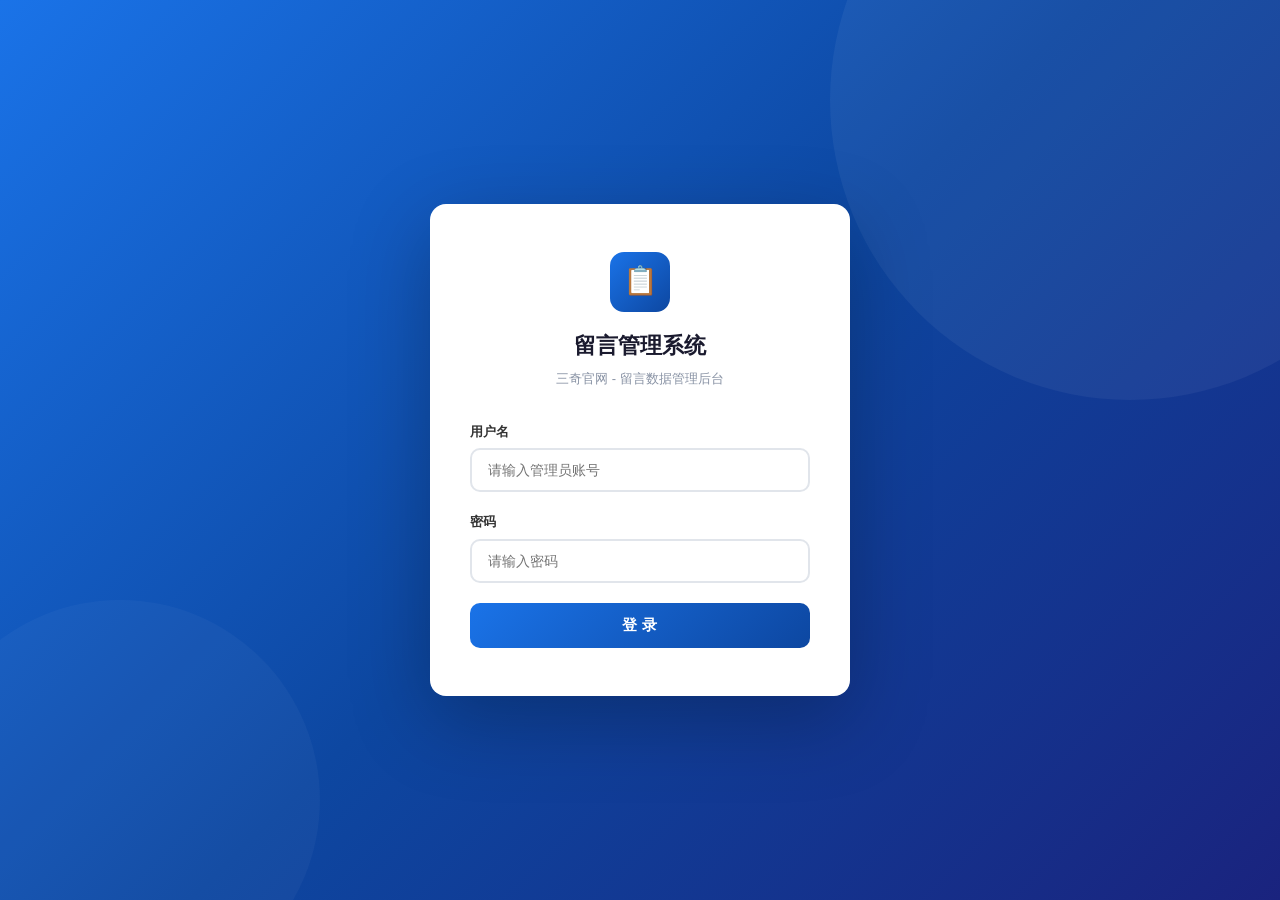
<file: admin/index.html>
<!DOCTYPE html>
<html lang="zh-CN">
<head>
    <meta charset="UTF-8">
    <meta name="viewport" content="width=device-width, initial-scale=1.0">
    <title>留言管理 - 留言管理系统</title>
    <link rel="stylesheet" href="assets/style.css">
</head>
<body>
    <div class="layout">

        <!-- ===== Sidebar ===== -->
        <aside class="sidebar" id="sidebar">
            <div class="sidebar-header">
                <div class="logo">&#x1F4CB;</div>
                <div>
                    <h2>留言管理系统</h2>
                    <span id="sidebarUserRole"></span>
                </div>
            </div>
            <nav class="sidebar-nav" id="sidebarNav">
            </nav>
            <div class="sidebar-footer">
                <span>&copy; 2026 三奇官网</span>
            </div>
        </aside>

        <!-- ===== Main Content ===== -->
        <main class="main-content">
            <header class="topbar">
                <div class="topbar-left">
                    <button class="menu-toggle" onclick="toggleSidebar()">&#9776;</button>
                    <h3>海外独立站留言</h3>
                </div>
                <div class="topbar-right">
                    <span class="user-info">
                        <span class="user-avatar" id="userAvatar">A</span>
                        <span id="topUsername">admin</span>
                    </span>
                    <button class="btn-logout" onclick="doLogout()">退出</button>
                </div>
            </header>

            <div class="page-content">

                <!-- Filter -->
                <div class="panel">
                    <div class="panel-header">
                        <h4>&#x1F50D; 筛选</h4>
                        <button class="btn btn-outline btn-sm" onclick="resetFilter()">重置</button>
                    </div>
                    <div class="panel-body">
                        <div class="filter-bar">
                            <input type="text" id="fKeyword" placeholder="姓名/手机号/内容...">
                            <select id="fType"><option value="">全部业务</option></select>
                            <select id="fSource"><option value="">全部来源</option></select>
                            <select id="fStatus"><option value="">全部状态</option></select>
                            <input type="date" id="fStartDate" title="开始日期">
                            <span style="color:#8892a4;">至</span>
                            <input type="date" id="fEndDate" title="结束日期">
                            <button class="btn btn-primary" onclick="applyFilters()">筛选</button>
                            <button class="btn btn-success" onclick="exportCSV()">&#x1F4E5; 导出</button>
                        </div>
                    </div>
                </div>

                <!-- Table -->
                <div class="panel">
                    <div class="panel-header">
                        <h4>&#x1F4CB; 留言记录 <span style="font-weight:400;color:#8892a4;font-size:12px;" id="resultCount"></span></h4>
                        <button class="btn btn-outline btn-sm" onclick="batchUpdate(2)">批量标记成交</button>
                    </div>
                    <div class="panel-body no-padding">
                        <div class="table-wrap">
                            <table>
                                <thead>
                                    <tr>
                                        <th style="width:40px;"><input type="checkbox" id="selectAll" onchange="toggleSelectAll(this)"></th>
                                        <th>ID</th>
                                        <th>客户姓名</th>
                                        <th>手机号</th>
                                        <th>业务类型</th>
                                        <th>来源</th>
                                        <th>状态</th>
                                        <th>处理人</th>
                                        <th>提交时间</th>
                                        <th>操作</th>
                                    </tr>
                                </thead>
                                <tbody id="msgTbody"></tbody>
                            </table>
                        </div>
                    </div>
                    <div class="panel-footer">
                        <div class="pagination">
                            <div class="pagination-info" id="pageInfo"></div>
                            <div class="pagination-btns" id="pageBtns"></div>
                        </div>
                    </div>
                </div>
            </div>
        </main>
    </div>

    <!-- ===== Detail Modal ===== -->
    <div class="modal-overlay" id="detailModal" style="display:none;">
        <div class="modal" style="width:640px;">
            <div class="modal-header">
                <h3>&#x1F4AC; 留言详情 #<span id="dId">-</span></h3>
                <button class="modal-close" onclick="closeDetail()">&times;</button>
            </div>
            <div class="modal-body">
                <div class="detail-grid">
                    <div class="detail-item"><div class="detail-label">客户姓名</div><div class="detail-value" id="dName">-</div></div>
                    <div class="detail-item"><div class="detail-label">手机号</div><div class="detail-value" id="dPhone">-</div></div>
                    <div class="detail-item"><div class="detail-label">邮箱</div><div class="detail-value" id="dEmail">-</div></div>
                    <div class="detail-item"><div class="detail-label">业务类型</div><div class="detail-value" id="dType">-</div></div>
                    <div class="detail-item"><div class="detail-label">公司/组织</div><div class="detail-value" id="dCompany">-</div></div>
                    <div class="detail-item"><div class="detail-label">国家/地区</div><div class="detail-value" id="dCountry">-</div></div>
                    <div class="detail-item"><div class="detail-label">来源</div><div class="detail-value" id="dSource">-</div></div>
                    <div class="detail-item full"><div class="detail-label">提交页面</div><div class="detail-value" id="dSourceUrl">-</div></div>
                    <div class="detail-item full"><div class="detail-label">业务扩展信息</div><div class="detail-value" id="dExtra" style="background:#f8fafc;padding:12px;border-radius:8px;white-space:pre-wrap;">-</div></div>
                    <div class="detail-item full">
                        <div class="detail-label">留言内容</div>
                        <div class="detail-value" id="dRemark" style="background:#f8fafc;padding:12px;border-radius:8px;">-</div>
                    </div>
                    <!-- 状态 -->
                    <div class="detail-item">
                        <div class="detail-label">状态</div>
                        <select id="dStatus" class="status-select" style="width:100%;padding:8px;"></select>
                    </div>
                    <div class="detail-item"><div class="detail-label">询盘判断</div><select id="dValidity" style="width:100%;padding:8px;"><option value="pending">待判断</option><option value="valid">有效询盘</option><option value="spam">垃圾询盘</option></select></div>
                    <div class="detail-item full"><div class="detail-label">判断备注</div><textarea id="dValidityNote" style="width:100%;min-height:60px;padding:8px;" placeholder="记录判断依据"></textarea></div>
                    <!-- 处理人 -->
                    <div class="detail-item">
                        <div class="detail-label">处理人</div>
                        <input type="text" id="dHandler" style="width:100%;padding:8px;border:1px solid #d1d5db;border-radius:6px;font-size:13px;" placeholder="输入处理人姓名">
                    </div>
                    <!-- 处理记录 -->
                    <div class="detail-item full">
                        <div class="detail-label">处理记录</div>
                        <textarea id="dHandleRecord" style="width:100%;min-height:80px;padding:10px;border:1px solid #d1d5db;border-radius:6px;font-size:13px;resize:vertical;" placeholder="输入处理记录..."></textarea>
                    </div>
                    <div class="detail-item"><div class="detail-label">IP 地址</div><div class="detail-value" id="dIP">-</div></div>
                    <div class="detail-item"><div class="detail-label">提交时间</div><div class="detail-value" id="dTime">-</div></div>
                </div>
            </div>
            <div class="modal-footer">
                <button class="btn btn-primary" onclick="saveDetail()">&#x1F4BE; 保存</button>
                <button class="btn btn-outline" onclick="closeDetail()">关闭</button>
            </div>
        </div>
    </div>

    <!-- ===== Status Dict Modal (Admin) ===== -->
    <div class="modal-overlay" id="statusDictModal" style="display:none;">
        <div class="modal" style="width:500px;">
            <div class="modal-header">
                <h3>&#x2699; 状态字典维护</h3>
                <button class="modal-close" onclick="closeStatusDict()">&times;</button>
            </div>
            <div class="modal-body" id="statusDictBody"></div>
            <div class="modal-footer">
                <button class="btn btn-primary" onclick="addStatusRow()">&#x2795; 新增状态</button>
                <button class="btn btn-success" onclick="saveStatusDict()">&#x1F4BE; 保存修改</button>
            </div>
        </div>
    </div>

    <!-- ===== Toast ===== -->
    <div class="toast-container" id="toastContainer"></div>

    <script src="assets/app.js?v=20260818-china-separate"></script>
</body>
</html>
</file>
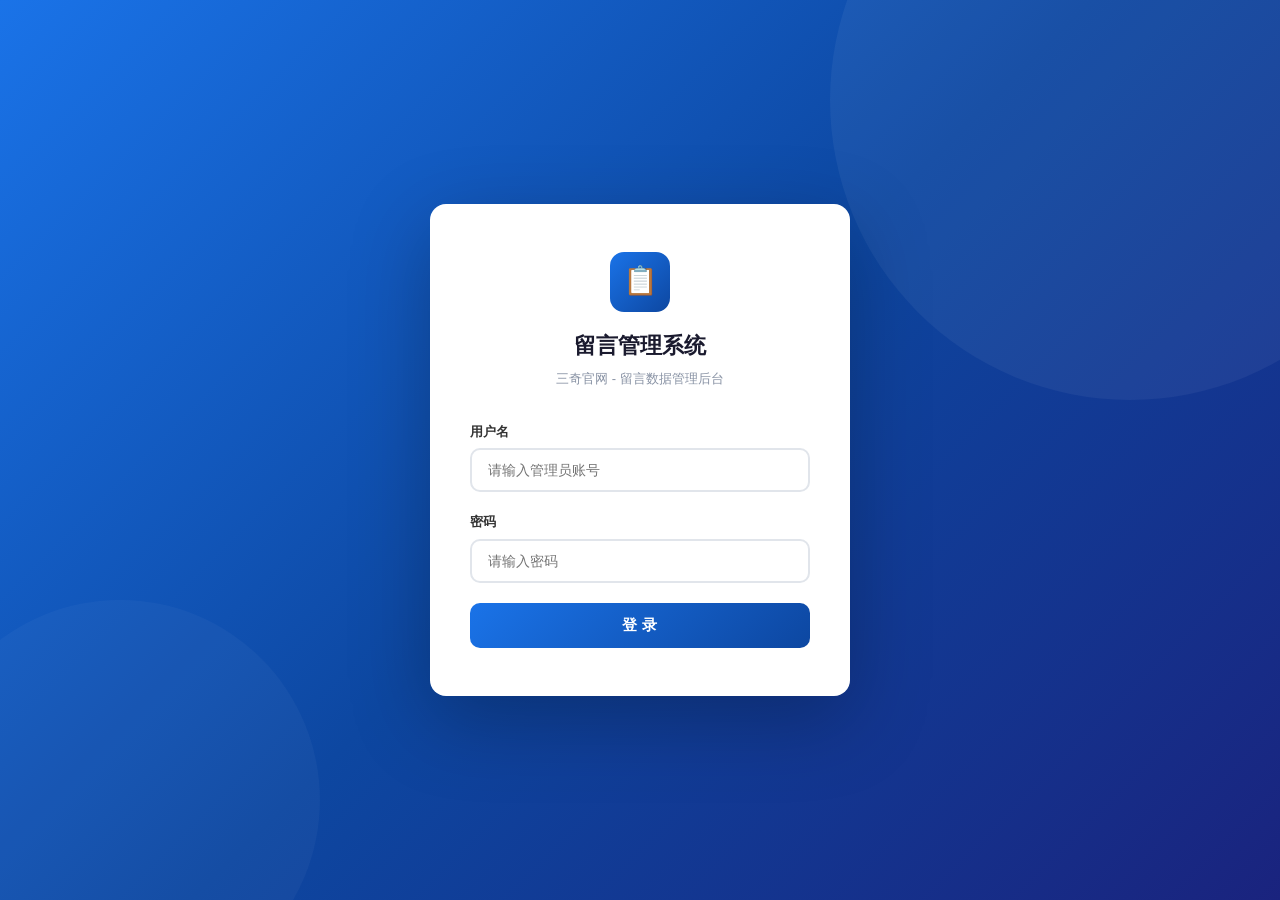
<file: admin/analytics-detail.html>
<!doctype html><html lang="zh-CN"><head><meta charset="utf-8"><meta name="viewport" content="width=device-width"><title>网站访问明细</title><link rel="stylesheet" href="assets/style.css"><style>.analytics-tabs{display:flex;gap:8px;flex-wrap:wrap}.analytics-tabs button.active{background:#1a73e8;color:#fff;border-color:#1a73e8}.mono{font-family:Consolas,monospace;font-size:12px}.detail-scroll{max-height:65vh;overflow:auto}.path-list{margin:0;padding-left:22px}.path-list li{margin:6px 0}.table-wrap td{vertical-align:top}</style></head><body><div class="layout"><aside class="sidebar" id="sidebar"><div class="sidebar-header"><div class="logo">&#x1F50E;</div><div><h2>三奇数据平台</h2><span id="sidebarUserRole"></span></div></div><nav class="sidebar-nav" id="sidebarNav"></nav></aside><main class="main-content"><header class="topbar"><div class="topbar-left"><button class="menu-toggle" onclick="toggleSidebar()">&#9776;</button><h3>网站访问明细</h3></div><div class="topbar-right"><span id="topUsername"></span><button class="btn-logout" onclick="doLogout()">退出</button></div></header><div class="page-content">
<div class="panel"><div class="panel-body"><div class="analytics-tabs"><button class="btn btn-outline active" data-mode="events" onclick="switchAnalyticsDetail('events',this)">访问事件</button><button class="btn btn-outline" data-mode="sessions" onclick="switchAnalyticsDetail('sessions',this)">会话明细</button><button class="btn btn-outline" data-mode="pages" onclick="switchAnalyticsDetail('pages',this)">页面分析</button><button class="btn btn-outline" data-mode="visitors" onclick="switchAnalyticsDetail('visitors',this)">访客分析</button></div></div></div>
<div class="panel"><div class="panel-header"><h4>筛选条件</h4><button class="btn btn-outline btn-sm" onclick="resetAnalyticsDetailFilters()">重置</button></div><div class="panel-body"><div class="filter-bar" style="flex-wrap:wrap;"><select id="adSite"></select><input id="adKeyword" placeholder="页面、标题、IP或访客标识"><input id="adStart" type="date"><span>至</span><input id="adEnd" type="date"><select id="adDevice"><option value="">全部设备</option><option value="desktop">桌面端</option><option value="mobile">手机</option><option value="tablet">平板</option></select><select id="adBot"><option value="">全部流量</option><option value="0">正常访问</option><option value="1">机器人访问</option></select><button class="btn btn-primary" onclick="loadAnalyticsDetail(1)">查询</button></div></div></div>
<div class="panel"><div class="panel-header"><h4 id="adTableTitle">访问事件</h4><span id="adCount" style="color:#667085"></span></div><div class="panel-body no-padding"><div class="table-wrap"><table><thead id="adHead"></thead><tbody id="adRows"></tbody></table></div></div><div class="panel-footer"><div class="pagination"><div class="pagination-info" id="adPageInfo"></div><div class="pagination-btns" id="adPageButtons"></div></div></div></div>
</div></main></div>
<div class="modal-overlay" id="analyticsDetailModal" style="display:none;"><div class="modal" style="width:780px;"><div class="modal-header"><h3 id="analyticsDetailTitle">详情</h3><button class="modal-close" onclick="closeAnalyticsDetailModal()">&times;</button></div><div class="modal-body detail-scroll" id="analyticsDetailBody"></div><div class="modal-footer"><button class="btn btn-outline" onclick="closeAnalyticsDetailModal()">关闭</button></div></div></div>
<div class="toast-container" id="toastContainer"></div><script src="assets/app.js?v=20260824-analytics-detail-v3"></script></body></html>
</file>
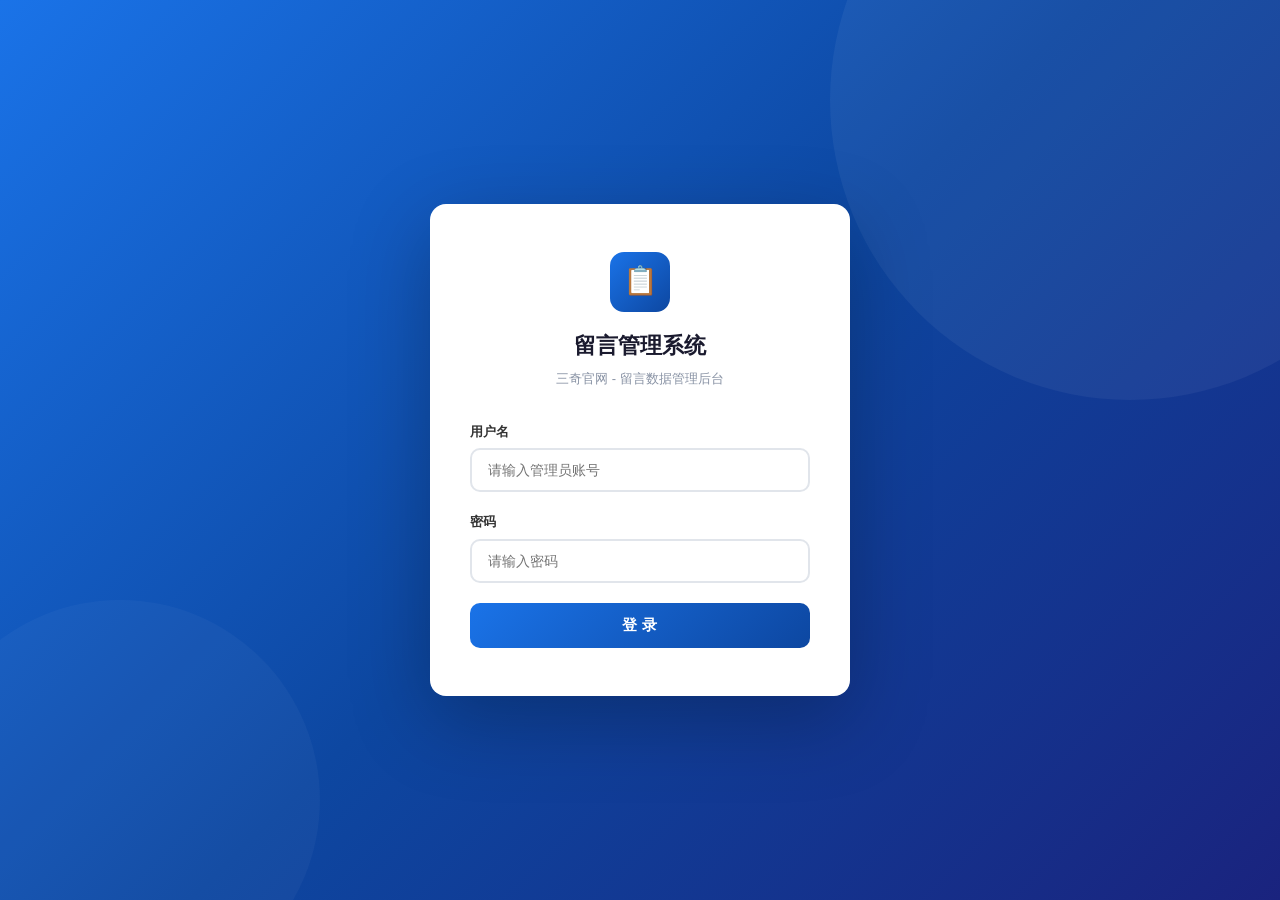
<file: admin/analytics.html>
<!doctype html><html lang="zh-CN"><head><meta charset="utf-8"><meta name="viewport" content="width=device-width"><title>网站数据中心</title><link rel="stylesheet" href="assets/style.css"></head><body><div class="layout"><aside class="sidebar" id="sidebar"><div class="sidebar-header"><div class="logo">&#x1F4CA;</div><div><h2>三奇数据平台</h2><span id="sidebarUserRole"></span></div></div><nav class="sidebar-nav" id="sidebarNav"></nav></aside><main class="main-content"><header class="topbar"><div class="topbar-left"><button class="menu-toggle" onclick="toggleSidebar()">&#9776;</button><h3>网站数据中心</h3></div><div class="topbar-right"><span id="topUsername"></span><button class="btn-logout" onclick="doLogout()">退出</button></div></header><div class="page-content"><div class="panel"><div class="panel-body"><label>网站：</label><select id="analyticsSite"></select><span style="margin-left:16px;color:#667085">统计口径：UTC存储、北京时间展示；会话超时3分钟</span></div></div><div class="stats-grid"><div class="stat-card"><div class="stat-info"><div class="stat-value" id="pvTotal">0</div><div class="stat-label">浏览量 PV</div></div></div><div class="stat-card"><div class="stat-info"><div class="stat-value" id="uvTotal">0</div><div class="stat-label">访客数 UV（每日IP哈希）</div></div></div><div class="stat-card"><div class="stat-info"><div class="stat-value" id="sessionTotal">0</div><div class="stat-label">会话数</div></div></div></div><div class="panel"><div class="panel-header"><h4>页面分析</h4></div><div class="panel-body no-padding"><table><thead><tr><th>页面</th><th>路径</th><th>PV</th><th>UV</th></tr></thead><tbody id="pageRows"></tbody></table></div></div><div class="panel"><div class="panel-header"><h4>来源渠道</h4></div><div class="panel-body no-padding"><table><thead><tr><th>来源</th><th>会话数</th></tr></thead><tbody id="sourceRows"></tbody></table></div></div></div></main></div><div class="toast-container" id="toastContainer"></div><script src="assets/app.js?v=20260822-platform"></script></body></html>
</file>
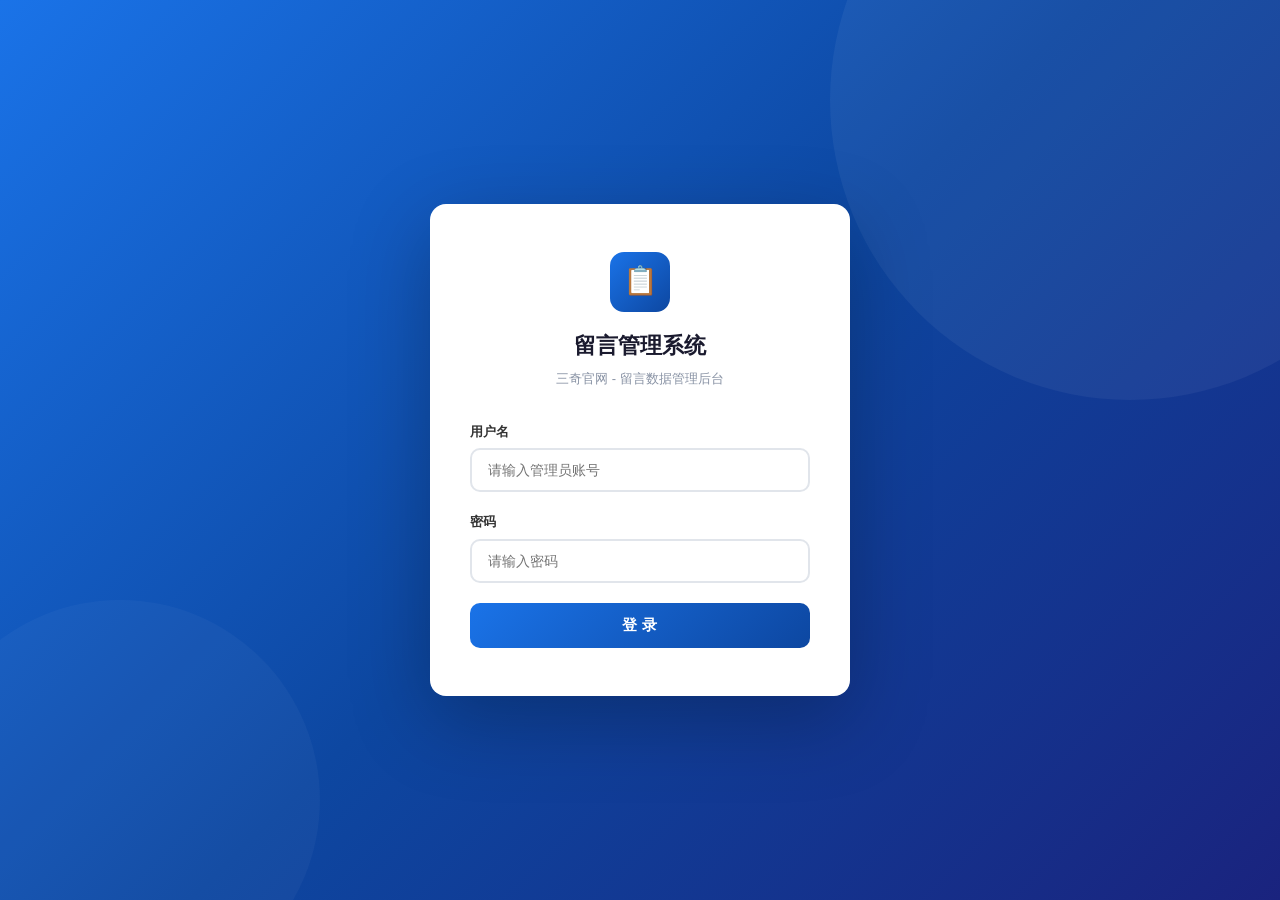
<file: admin/china.html>
<!DOCTYPE html>
<html lang="zh-CN"><head><meta charset="UTF-8"><meta name="viewport" content="width=device-width,initial-scale=1.0"><title>国内官网留言 - 留言管理系统</title><link rel="stylesheet" href="assets/style.css"></head>
<body><div class="layout"><aside class="sidebar" id="sidebar"><div class="sidebar-header"><div class="logo">&#x1F4CB;</div><div><h2>留言管理系统</h2><span id="sidebarUserRole"></span></div></div><nav class="sidebar-nav" id="sidebarNav"></nav><div class="sidebar-footer"><span>&copy; 2026 三奇官网</span></div></aside>
<main class="main-content"><header class="topbar"><div class="topbar-left"><button class="menu-toggle" onclick="toggleSidebar()">&#9776;</button><h3>国内官网留言</h3></div><div class="topbar-right"><span class="user-info"><span class="user-avatar" id="userAvatar">A</span><span id="topUsername">admin</span></span><button class="btn-logout" onclick="doLogout()">退出</button></div></header>
<div class="page-content"><div class="panel"><div class="panel-header"><h4>&#x1F50D; 筛选</h4><button class="btn btn-outline btn-sm" onclick="resetFilter()">重置</button></div><div class="panel-body"><div class="filter-bar"><input type="text" id="fKeyword" placeholder="姓名/电话/公司/地区/需求..."><select id="fStatus"><option value="">全部状态</option></select><input type="date" id="fStartDate"><span>至</span><input type="date" id="fEndDate"><button class="btn btn-primary" onclick="applyFilters()">筛选</button><button class="btn btn-success" onclick="exportCSV()">&#x1F4E5; 导出</button></div></div></div>
<div class="stats-grid"><div class="stat-card"><div class="stat-info"><div class="stat-value" id="chinaTotal">0</div><div class="stat-label">国内留言总数</div></div></div><div class="stat-card"><div class="stat-info"><div class="stat-value" id="chinaNew">0</div><div class="stat-label">新留言</div></div></div><div class="stat-card"><div class="stat-info"><div class="stat-value" id="chinaContacted">0</div><div class="stat-label">已联系</div></div></div><div class="stat-card"><div class="stat-info"><div class="stat-value" id="chinaDeal">0</div><div class="stat-label">已成交</div></div></div></div>
<div class="panel"><div class="panel-header"><h4>国内官网留言记录 <span id="resultCount" style="font-weight:400;color:#8892a4;font-size:12px;"></span></h4><button class="btn btn-outline btn-sm" onclick="batchUpdate(2)">批量标记成交</button></div><div class="panel-body no-padding"><div class="table-wrap"><table><thead><tr><th><input type="checkbox" id="selectAll" onchange="toggleSelectAll(this)"></th><th>ID</th><th>姓名</th><th>联系电话</th><th>业务类型</th><th>来源</th><th>状态</th><th>处理人</th><th>提交时间</th><th>操作</th></tr></thead><tbody id="msgTbody"></tbody></table></div></div><div class="panel-footer"><div class="pagination"><div id="pageInfo"></div><div class="pagination-btns" id="pageBtns"></div></div></div></div></div></main></div>
<div class="modal-overlay" id="detailModal" style="display:none;"><div class="modal" style="width:680px;"><div class="modal-header"><h3>国内官网留言 #<span id="dId">-</span></h3><button class="modal-close" onclick="closeDetail()">&times;</button></div><div class="modal-body"><div class="detail-grid">
<div class="detail-item"><div class="detail-label">姓名</div><div class="detail-value" id="dName">-</div></div><div class="detail-item"><div class="detail-label">联系电话</div><div class="detail-value" id="dPhone">-</div></div><div class="detail-item"><div class="detail-label">电子邮箱</div><div class="detail-value" id="dEmail">-</div></div><div class="detail-item"><div class="detail-label">业务类型</div><div class="detail-value" id="dType">-</div></div><div class="detail-item"><div class="detail-label">公司或机构</div><div class="detail-value" id="dCompany">-</div></div><div class="detail-item"><div class="detail-label">所在地区</div><div class="detail-value" id="dCountry">-</div></div><div class="detail-item"><div class="detail-label">来源</div><div class="detail-value" id="dSource">-</div></div><div class="detail-item full"><div class="detail-label">提交页面</div><div class="detail-value" id="dSourceUrl">-</div></div><div class="detail-item full"><div class="detail-label">联系偏好</div><div class="detail-value" id="dExtra">-</div></div><div class="detail-item full"><div class="detail-label">需求说明</div><div class="detail-value" id="dRemark">-</div></div>
<div class="detail-item"><div class="detail-label">状态</div><select id="dStatus" style="width:100%;padding:8px;"></select></div><div class="detail-item"><div class="detail-label">询盘判断</div><select id="dValidity" style="width:100%;padding:8px;"><option value="pending">待判断</option><option value="valid">有效询盘</option><option value="spam">垃圾询盘</option></select></div><div class="detail-item full"><div class="detail-label">判断备注</div><textarea id="dValidityNote" style="width:100%;min-height:60px;padding:8px;"></textarea></div><div class="detail-item"><div class="detail-label">处理人</div><input id="dHandler" style="width:100%;padding:8px;"></div><div class="detail-item full"><div class="detail-label">处理记录</div><textarea id="dHandleRecord" style="width:100%;min-height:80px;padding:8px;"></textarea></div><div class="detail-item"><div class="detail-label">IP</div><div class="detail-value" id="dIP">-</div></div><div class="detail-item"><div class="detail-label">提交时间</div><div class="detail-value" id="dTime">-</div></div></div></div><div class="modal-footer"><button class="btn btn-primary" onclick="saveDetail()">保存</button><button class="btn btn-outline" onclick="closeDetail()">关闭</button></div></div></div>
<div class="toast-container" id="toastContainer"></div><script src="assets/app.js?v=20260818-china-separate"></script></body></html>
</file>
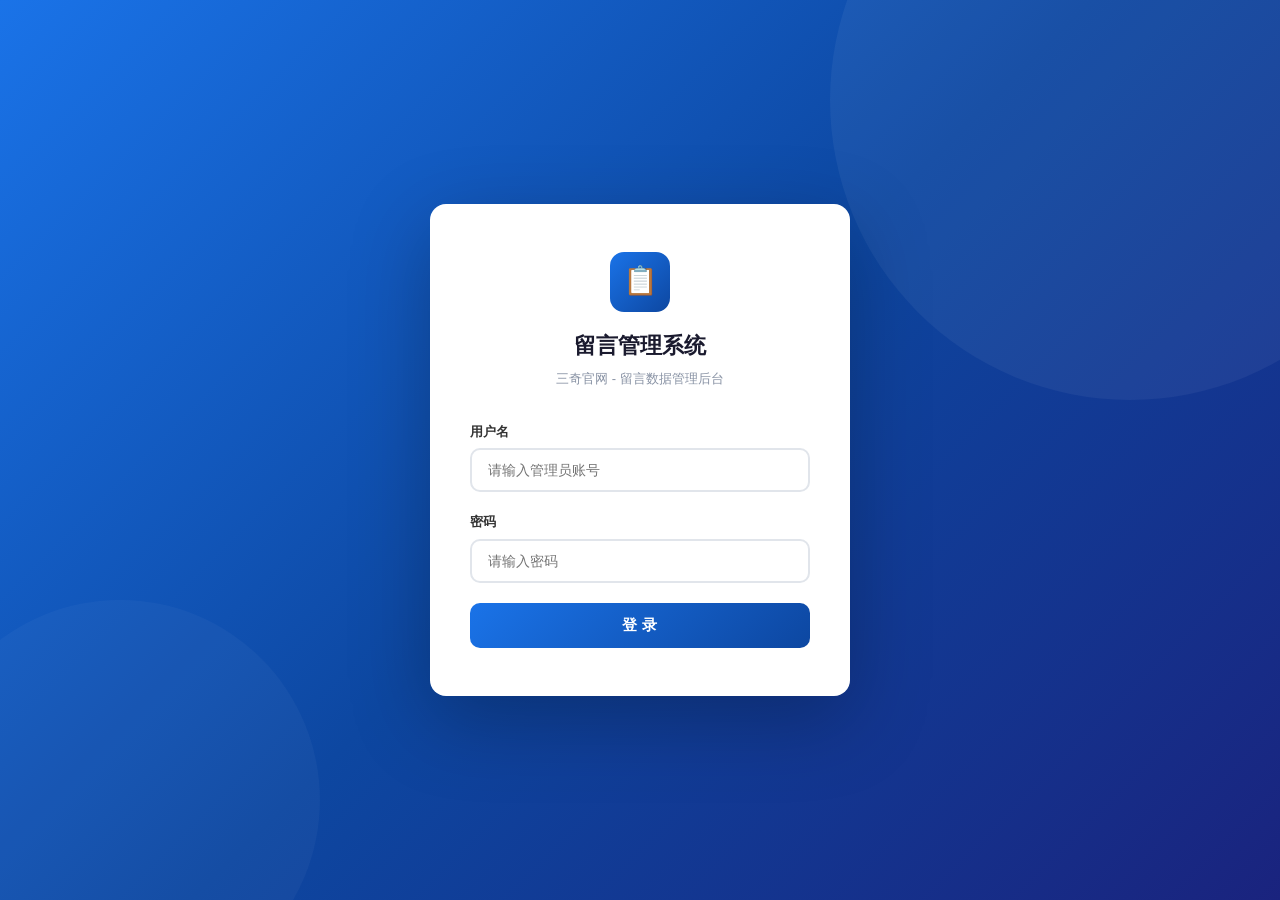
<file: admin/clients.html>
<!doctype html><html lang="zh-CN"><head><meta charset="utf-8"><meta name="viewport" content="width=device-width"><title>API客户端</title><link rel="stylesheet" href="assets/style.css"></head><body><div class="layout"><aside class="sidebar" id="sidebar"><div class="sidebar-header"><div class="logo">&#x1F511;</div><div><h2>三奇数据平台</h2><span id="sidebarUserRole"></span></div></div><nav class="sidebar-nav" id="sidebarNav"></nav></aside><main class="main-content"><header class="topbar"><div class="topbar-left"><h3>第三方只读 API 客户端</h3></div><div class="topbar-right"><span id="topUsername"></span><button class="btn-logout" onclick="doLogout()">退出</button></div></header><div class="page-content">
<div class="panel"><div class="panel-body"><p>第三方凭据与公开表单 Key、tracker.js 公开 Key 完全分离。客户端仅能读取授权网站的聚合数据，不能读取姓名、电话、邮箱或留言正文。</p></div></div>
<div class="panel"><div class="panel-header"><h4>客户端列表</h4><button class="btn btn-primary btn-sm" type="button" onclick="openClientCreate()">＋ 新建客户端</button></div><div class="panel-body no-padding"><table><thead><tr><th>名称</th><th>网站</th><th>权限</th><th>IP 白名单</th><th>到期时间</th><th>状态</th><th>操作</th></tr></thead><tbody id="clientRows"></tbody></table></div></div>
<div class="panel"><div class="panel-header"><h4>接口调用调试</h4><button class="btn btn-outline btn-sm" type="button" onclick="clearIntegrationDebug()">清空</button></div><div class="panel-body">
<p style="color:#667085;margin-top:0;">请求会真实调用当前系统接口。Bearer Token 只在本页内存中使用，不会保存到后台或浏览器存储。</p>
<div class="filter-bar" style="align-items:flex-end;flex-wrap:wrap;">
<label style="display:flex;flex-direction:column;gap:6px;"><span>接口</span><select id="debugEndpoint" onchange="updateIntegrationDebugFields()"><option value="health-live.php">服务存活检查</option><option value="health-ready.php">服务就绪检查</option><option value="manifest.php">接口能力清单</option><option value="site-metrics.php">网站统计指标</option><option value="page-activity.php">页面访问活动</option><option value="content-status.php">CMS内容状态能力</option><option value="inquiry-summary.php">询盘汇总</option></select></label>
<label id="debugTokenWrap" style="display:none;flex-direction:column;gap:6px;min-width:320px;"><span>Bearer Token</span><input id="debugToken" type="password" autocomplete="off" placeholder="sqi_...，不会被保存"></label>
<label id="debugSiteWrap" style="display:none;flex-direction:column;gap:6px;"><span>siteId（客户端未绑定网站时填写）</span><input id="debugSiteId" type="number" min="1" placeholder="例如 1"></label>
<label id="debugStartWrap" style="display:none;flex-direction:column;gap:6px;"><span>开始日期</span><input id="debugStart" type="date"></label>
<label id="debugEndWrap" style="display:none;flex-direction:column;gap:6px;"><span>结束日期</span><input id="debugEnd" type="date"></label>
<button class="btn btn-primary" id="debugRunButton" type="button" onclick="runIntegrationDebug()">发送测试请求</button>
</div>
<div style="margin-top:16px;display:flex;gap:20px;flex-wrap:wrap;color:#667085;"><span>请求：<code id="debugRequestUrl">-</code></span><span>HTTP：<strong id="debugHttpStatus">-</strong></span><span>耗时：<strong id="debugElapsed">-</strong></span></div>
<pre id="debugResponse" style="margin-top:12px;background:#111827;color:#d1fae5;padding:16px;border-radius:8px;min-height:180px;max-height:520px;overflow:auto;white-space:pre-wrap;word-break:break-all;">请选择接口并发送测试请求。</pre>
</div></div>
</div></main></div>
<div class="modal-overlay" id="clientCreateModal" style="display:none;"><div class="modal" style="width:620px;"><div class="modal-header"><h3>新建第三方 API 客户端</h3><button class="modal-close" onclick="closeClientCreate()">&times;</button></div><div class="modal-body"><div class="detail-grid">
<div class="detail-item full"><div class="detail-label">客户端名称 *</div><input id="clientName" maxlength="160" placeholder="例如：Evolution OS 海外站读取" style="width:100%;padding:9px;"></div>
<div class="detail-item full"><div class="detail-label">授权网站 *</div><select id="clientSite" style="width:100%;padding:9px;"></select></div>
<div class="detail-item full"><div class="detail-label">只读权限 *</div><div style="display:flex;gap:18px;flex-wrap:wrap;margin-top:8px;"><label><input type="checkbox" name="clientScope" value="manifest.read" checked> 能力清单</label><label><input type="checkbox" name="clientScope" value="metrics.read" checked> 网站统计</label><label><input type="checkbox" name="clientScope" value="content.read" checked> 页面活动／CMS状态</label><label><input type="checkbox" name="clientScope" value="inquiries.summary" checked> 询盘汇总</label></div></div>
<div class="detail-item full"><div class="detail-label">出口 IP 白名单</div><textarea id="clientAllowedIps" placeholder="每行一个 IPv4 或 IPv6；留空表示不限制（正式环境不建议）" style="width:100%;min-height:90px;padding:9px;"></textarea></div>
<div class="detail-item full"><div class="detail-label">到期日期</div><input id="clientExpires" type="date" style="width:100%;padding:9px;"><div style="color:#667085;font-size:12px;margin-top:5px;">留空表示长期有效，可随时在列表中停用。</div></div>
</div></div><div class="modal-footer"><button class="btn btn-primary" id="createClientButton" onclick="createApiClient()">生成 Bearer Token</button><button class="btn btn-outline" onclick="closeClientCreate()">取消</button></div></div></div>
<div class="modal-overlay" id="clientTokenModal" style="display:none;"><div class="modal" style="width:820px;"><div class="modal-header"><h3>Bearer Token 与接口接入方法</h3></div><div class="modal-body"><div style="padding:12px;background:#fff4e5;color:#8a4b00;border-radius:8px;margin-bottom:14px;">该 Token 只显示这一次。关闭窗口后系统无法找回，请立即复制到密码管理器或服务器 Secret。</div><div class="detail-label">Bearer Token</div><textarea id="createdClientToken" readonly style="width:100%;min-height:78px;padding:12px;font-family:monospace;word-break:break-all;"></textarea><div id="tokenCopyStatus" style="margin:6px 0 16px;color:#667085;"></div><div class="detail-label">可运行的 cURL 调用示例</div><textarea id="createdClientUsage" readonly style="width:100%;min-height:260px;padding:12px;font-family:monospace;line-height:1.5;white-space:pre;overflow:auto;"></textarea><div id="usageCopyStatus" style="margin-top:6px;color:#667085;"></div></div><div class="modal-footer"><button class="btn btn-primary" onclick="copyCreatedClientToken()">复制 Token</button><button class="btn btn-outline" onclick="copyCreatedClientUsage()">复制调用示例</button><button class="btn btn-outline" onclick="closeClientToken()">我已安全保存并关闭</button></div></div></div>
<div class="toast-container" id="toastContainer"></div><script src="assets/app.js?v=20260824-public-port"></script></body></html>
</file>
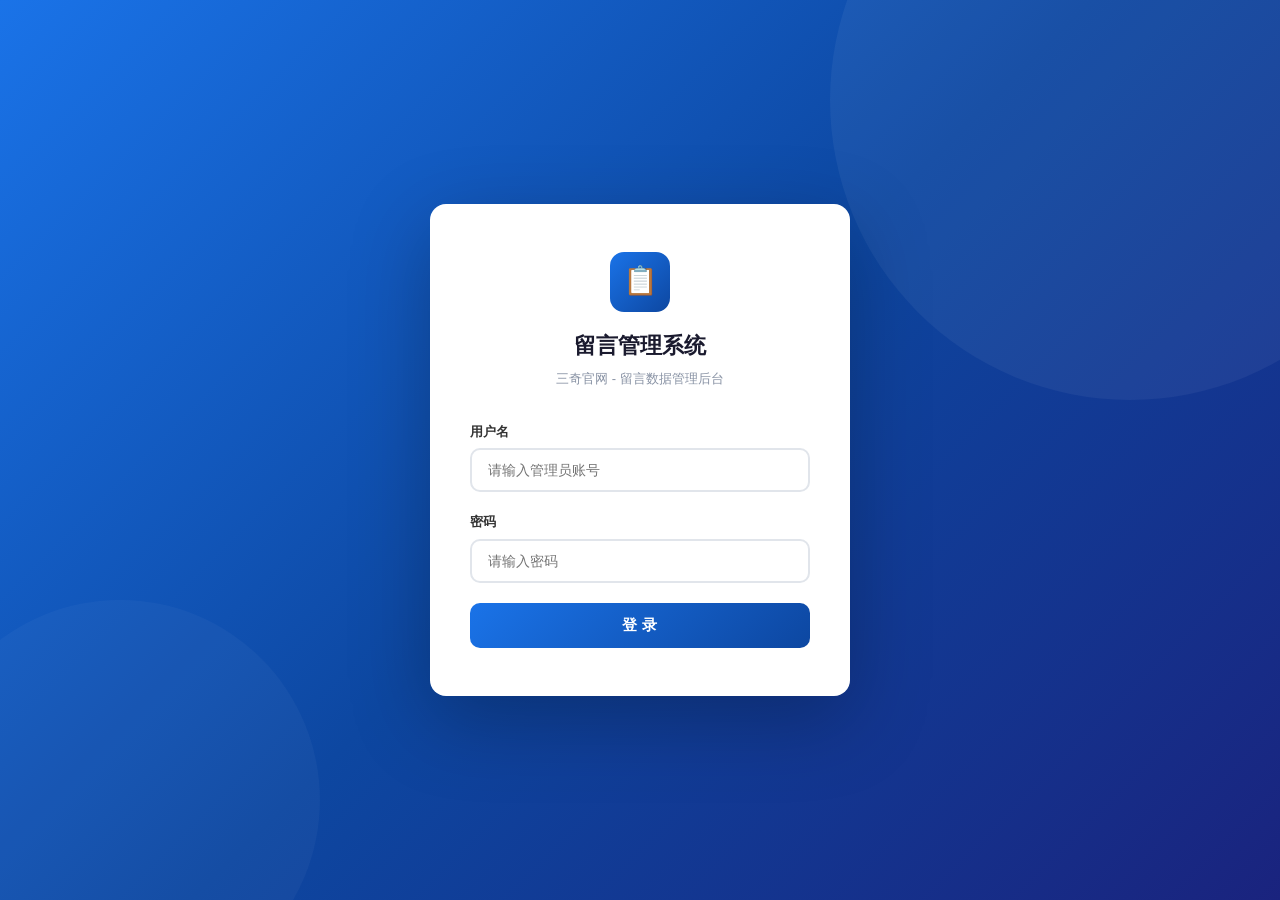
<file: admin/keys.html>
<!DOCTYPE html>
<html lang="zh-CN">
<head>
    <meta charset="UTF-8">
    <meta name="viewport" content="width=device-width, initial-scale=1.0">
    <title>API Key 管理 - 留言管理系统</title>
    <link rel="stylesheet" href="assets/style.css">
</head>
<body>
    <div class="layout">
        <aside class="sidebar" id="sidebar">
            <div class="sidebar-header">
                <div class="logo">&#x1F4CB;</div>
                <div>
                    <h2>留言管理系统</h2>
                    <span id="sidebarUserRole"></span>
                </div>
            </div>
            <nav class="sidebar-nav" id="sidebarNav"></nav>
            <div class="sidebar-footer"><span>&copy; 2026 三奇官网</span></div>
        </aside>

        <main class="main-content">
            <header class="topbar">
                <div class="topbar-left">
                    <button class="menu-toggle" onclick="toggleSidebar()">&#9776;</button>
                    <h3>接口配置与接入说明</h3>
                </div>
                <div class="topbar-right">
                    <span class="user-info">
                        <span class="user-avatar" id="userAvatar">A</span>
                        <span id="topUsername">admin</span>
                    </span>
                    <button class="btn-logout" onclick="doLogout()">退出</button>
                </div>
            </header>

            <div class="page-content">

                <!-- Overseas Key List -->
                <div class="panel">
                    <div class="panel-header">
                        <h4>&#x1F30D; 海外独立站 API Key</h4>
                        <span style="font-size:12px;color:#8892a4;">共 <span id="overseasKeyCount">0</span> 个</span>
                    </div>
                    <div class="panel-body"><div class="filter-bar"><input id="overseasKeySearch" type="text" placeholder="检索 Key 或来源名称" oninput="filterKeyLists()"><select id="overseasKeyStatus" onchange="filterKeyLists()"><option value="">全部状态</option><option value="1">已启用</option><option value="0">已停用</option></select></div></div>
                    <div class="panel-body no-padding">
                        <div class="table-wrap">
                            <table>
                                <thead>
                                    <tr>
                                        <th>ID</th>
                                        <th>API Key</th>
                                        <th>来源名称</th>
                                        <th>状态</th>
                                        <th>创建时间</th>
                                        <th>操作</th>
                                    </tr>
                                </thead>
                                <tbody id="overseasKeyTbody"></tbody>
                            </table>
                        </div>
                    </div>
                </div>

                <!-- China Key List -->
                <div class="panel">
                    <div class="panel-header"><h4>&#x1F1E8;&#x1F1F3; 国内官网 API Key</h4><span style="font-size:12px;color:#8892a4;">共 <span id="chinaKeyCount">0</span> 个</span></div>
                    <div class="panel-body"><div class="filter-bar"><input id="chinaKeySearch" type="text" placeholder="检索 Key 或来源名称" oninput="filterKeyLists()"><select id="chinaKeyStatus" onchange="filterKeyLists()"><option value="">全部状态</option><option value="1">已启用</option><option value="0">已停用</option></select></div></div>
                    <div class="panel-body no-padding"><div class="table-wrap"><table><thead><tr><th>ID</th><th>API Key</th><th>来源名称</th><th>状态</th><th>创建时间</th><th>操作</th></tr></thead><tbody id="chinaKeyTbody"></tbody></table></div></div>
                </div>

                <!-- Code Guide -->
                <div class="panel">
                    <div class="panel-header"><h4>&#x1F4D6; 海外独立站与国内官网接口</h4></div>
                    <div class="panel-body">
                        <p style="font-size:13px;color:#5f6775;line-height:1.8;">请求方式均为 <code>POST</code>，请求体为 <code>application/json</code>。只有 <code>api_key</code> 必填，其他字段均为选填；提交时间由服务器自动记录。</p>
                        <div style="margin:14px 0;padding:14px;border:1px solid #dce6f5;border-radius:10px;background:#f8fbff;">
                            <div class="filter-bar">
                                <select id="apiSiteFilter" onchange="renderApiExampleCards()"><option value="">全部网站</option><option value="overseas">海外独立站</option><option value="china">三奇国内官网</option></select>
                                <input id="apiInterfaceSearch" type="text" placeholder="检索接口名称、URL或字段" oninput="renderApiExampleCards()">
                            </div>
                            <p style="font-size:12px;color:#8892a4;margin-top:8px;">接口按所属网站独立归类。以后增加新网站时会新增网站分组，不与现有网站混合。</p>
                        </div>
                        <p style="font-size:13px;color:#5f6775;">公共字段：<code>api_key, name, email, phone, company, country, remark, source_url</code></p>
                        <p style="font-size:12px;color:#5f6775;margin-top:8px;">国内官网接口仅校验 <code>api_key</code>，其他字段的必填、格式和下拉选项均由国内官网前端负责。</p>
                        <div style="margin:18px 0;padding:14px;background:#f8fafc;border:1px solid #e1e5eb;border-radius:10px;">
                            <label for="exampleApiKey" style="display:block;font-size:13px;font-weight:600;margin-bottom:7px;">测试使用的 API Key</label>
                            <select id="exampleApiKey" style="width:100%;max-width:520px;padding:9px;border:1px solid #d1d5db;border-radius:7px;"><option value="">请选择一个已启用的 API Key</option></select>
                            <p style="font-size:12px;color:#8892a4;margin-top:7px;">下面六个示例可直接修改 JSON 并发送。测试成功后会产生一条真实留言记录。</p>
                        </div>
                        <div id="apiExampleCards"></div>
                        <p style="font-size:12px;color:#8892a4;margin-top:10px;">电话支持国际格式。若传入邮箱、URL、参观人数等字段，接口会校验格式；未传入则不校验。所有接入实例均使用正式地址 <code>https://message.sanqifz.com:38038</code>。</p>
                    </div>
                </div>
            </div>
        </main>
    </div>
    <div class="toast-container" id="toastContainer"></div>
    <script src="assets/app.js?v=20260824-public-port"></script>
</body>
</html>
</file>
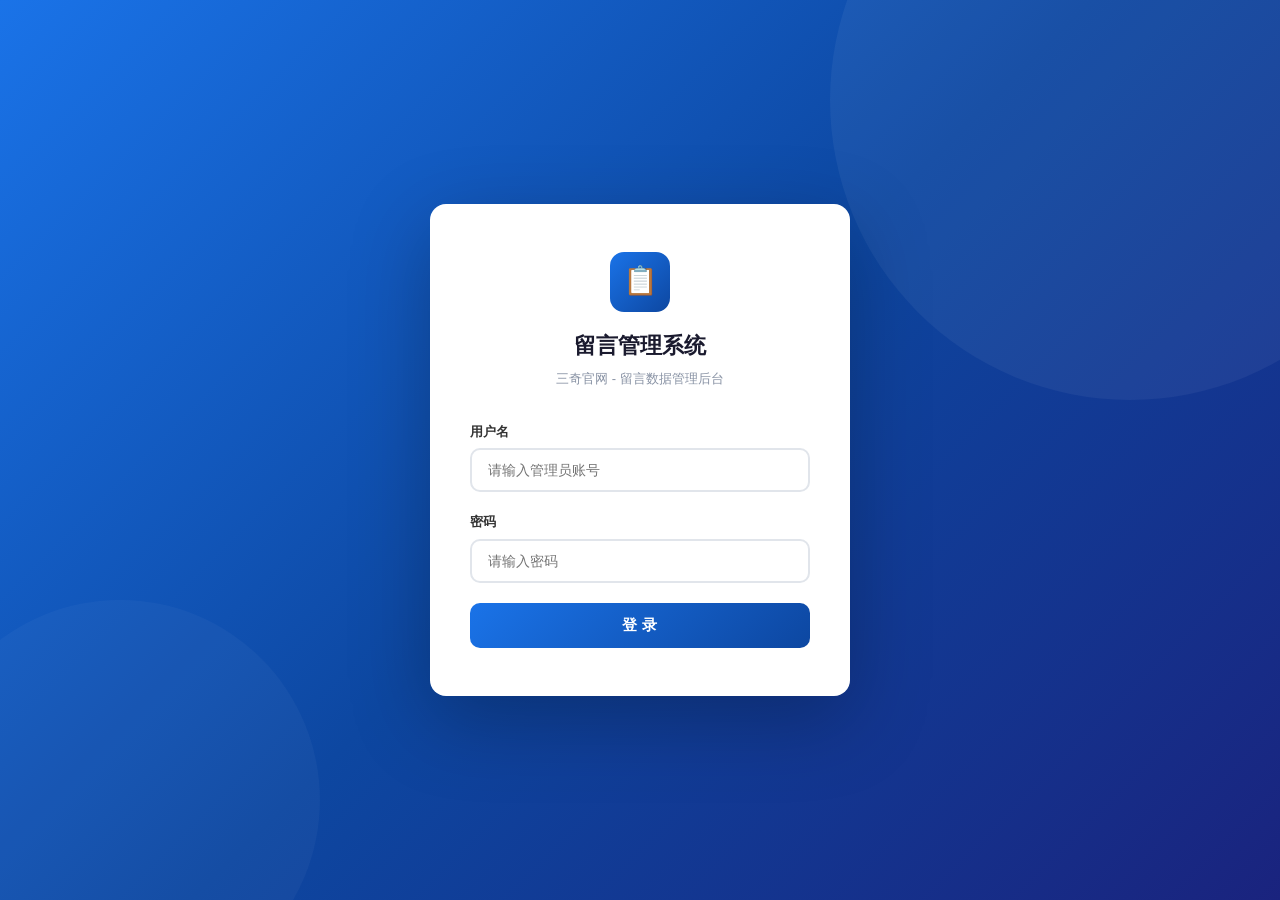
<file: admin/login.html>
<!DOCTYPE html>
<html lang="zh-CN">
<head>
    <meta charset="UTF-8">
    <meta name="viewport" content="width=device-width, initial-scale=1.0">
    <title>登录 - 留言管理系统</title>
    <link rel="stylesheet" href="assets/style.css">
    <style>
        .login-wrapper {
            min-height: 100vh;
            display: flex;
            align-items: center;
            justify-content: center;
            background: linear-gradient(135deg, #1a73e8 0%, #0d47a1 50%, #1a237e 100%);
            position: relative;
            overflow: hidden;
        }
        .login-wrapper::before {
            content: '';
            position: absolute;
            width: 600px;
            height: 600px;
            border-radius: 50%;
            background: rgba(255,255,255,0.05);
            top: -200px;
            right: -150px;
        }
        .login-wrapper::after {
            content: '';
            position: absolute;
            width: 400px;
            height: 400px;
            border-radius: 50%;
            background: rgba(255,255,255,0.03);
            bottom: -100px;
            left: -80px;
        }
        .login-card {
            background: #fff;
            border-radius: 16px;
            padding: 48px 40px;
            width: 420px;
            max-width: 92vw;
            box-shadow: 0 24px 80px rgba(0,0,0,0.25);
            position: relative;
            z-index: 1;
        }
        .login-logo { text-align: center; margin-bottom: 32px; }
        .login-logo .icon {
            width: 60px;
            height: 60px;
            background: linear-gradient(135deg, #1a73e8, #0d47a1);
            border-radius: 14px;
            display: flex;
            align-items: center;
            justify-content: center;
            margin: 0 auto 16px;
            font-size: 28px;
            color: #fff;
        }
        .login-logo h1 { font-size: 22px; color: #1a1a2e; font-weight: 700; }
        .login-logo p { color: #8892a4; font-size: 13px; margin-top: 6px; }
        .form-group { margin-bottom: 20px; }
        .form-group label { display: block; font-size: 13px; font-weight: 600; color: #333; margin-bottom: 6px; }
        .form-group input {
            width: 100%;
            padding: 12px 16px;
            border: 2px solid #e1e5eb;
            border-radius: 10px;
            font-size: 14px;
            transition: all 0.25s;
            outline: none;
            box-sizing: border-box;
        }
        .form-group input:focus { border-color: #1a73e8; box-shadow: 0 0 0 3px rgba(26,115,232,0.12); }
        .btn-login {
            width: 100%;
            padding: 13px;
            background: linear-gradient(135deg, #1a73e8, #0d47a1);
            color: #fff;
            border: none;
            border-radius: 10px;
            font-size: 15px;
            font-weight: 600;
            cursor: pointer;
            transition: all 0.3s;
            letter-spacing: 0.5px;
        }
        .btn-login:hover { transform: translateY(-1px); box-shadow: 0 8px 25px rgba(26,115,232,0.4); }
        .btn-login:disabled { opacity: 0.6; cursor: not-allowed; transform: none; }
        .error-msg {
            background: #fef2f2;
            color: #dc2626;
            padding: 10px 14px;
            border-radius: 8px;
            font-size: 13px;
            margin-bottom: 16px;
            display: none;
        }
        .error-msg.show { display: block; }
    </style>
</head>
<body>
    <div class="login-wrapper">
        <div class="login-card">
            <div class="login-logo">
                <div class="icon">&#x1F4CB;</div>
                <h1>留言管理系统</h1>
                <p>三奇官网 - 留言数据管理后台</p>
            </div>
            <div class="error-msg" id="errorMsg"></div>
            <form id="loginForm">
                <div class="form-group">
                    <label>用户名</label>
                    <input type="text" id="username" placeholder="请输入管理员账号" required>
                </div>
                <div class="form-group">
                    <label>密码</label>
                    <input type="password" id="password" placeholder="请输入密码" required>
                </div>
                <button type="submit" class="btn-login" id="loginBtn">登 录</button>
            </form>
        </div>
    </div>
    <script>
        document.getElementById('loginForm').addEventListener('submit', async function(e) {
            e.preventDefault();
            var btn = document.getElementById('loginBtn');
            var errMsg = document.getElementById('errorMsg');

            btn.disabled = true;
            btn.textContent = '登录中...';
            errMsg.classList.remove('show');

            try {
                var res = await fetch('../api/admin/login.php', {
                    method: 'POST',
                    headers: { 'Content-Type': 'application/json' },
                    body: JSON.stringify({
                        username: document.getElementById('username').value,
                        password: document.getElementById('password').value
                    })
                });
                var data = await res.json();
                if (data.code === 0) {
                    // 存储 token 和用户信息
                    if (data.data.token) {
                        localStorage.setItem('api_token', data.data.token);
                    }
                    localStorage.setItem('user_info', JSON.stringify(data.data));
                    window.location.href = 'index.html';
                } else {
                    errMsg.textContent = data.msg;
                    errMsg.classList.add('show');
                }
            } catch (err) {
                errMsg.textContent = '网络错误，请检查后端服务是否启动';
                errMsg.classList.add('show');
            }

            btn.disabled = false;
            btn.textContent = '登 录';
        });
    </script>
</body>
</html>
</file>
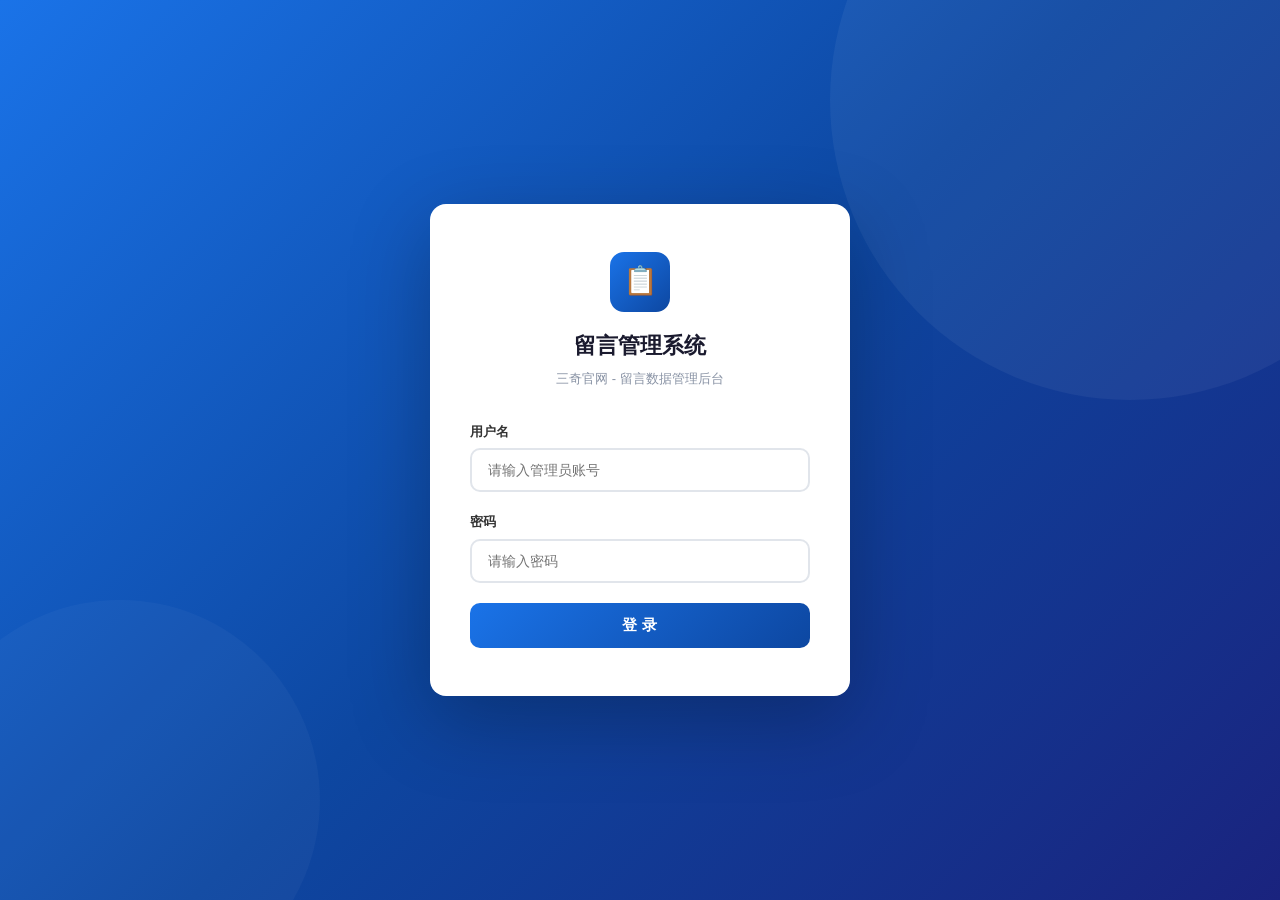
<file: admin/operations.html>
<!doctype html><html lang="zh-CN"><head><meta charset="utf-8"><meta name="viewport" content="width=device-width"><title>数据运维</title><link rel="stylesheet" href="assets/style.css"></head><body><div class="layout"><aside class="sidebar" id="sidebar"><div class="sidebar-header"><div class="logo">&#x2699;</div><div><h2>三奇数据平台</h2><span id="sidebarUserRole"></span></div></div><nav class="sidebar-nav" id="sidebarNav"></nav></aside><main class="main-content"><header class="topbar"><div class="topbar-left"><h3>数据质量与任务状态</h3></div><div class="topbar-right"><span id="topUsername"></span><button class="btn-logout" onclick="doLogout()">退出</button></div></header><div class="page-content"><div class="panel"><div class="panel-body" id="storageSummary">读取中...</div></div><div class="panel"><div class="panel-header"><h4>各网站采集状态</h4></div><div class="panel-body no-padding"><table><thead><tr><th>网站</th><th>域名</th><th>24小时有效事件</th><th>24小时机器人</th><th>最后采集</th><th>最后聚合</th></tr></thead><tbody id="operationRows"></tbody></table></div></div></div></main></div><div class="toast-container" id="toastContainer"></div><script src="assets/app.js?v=20260822-platform"></script></body></html>
</file>
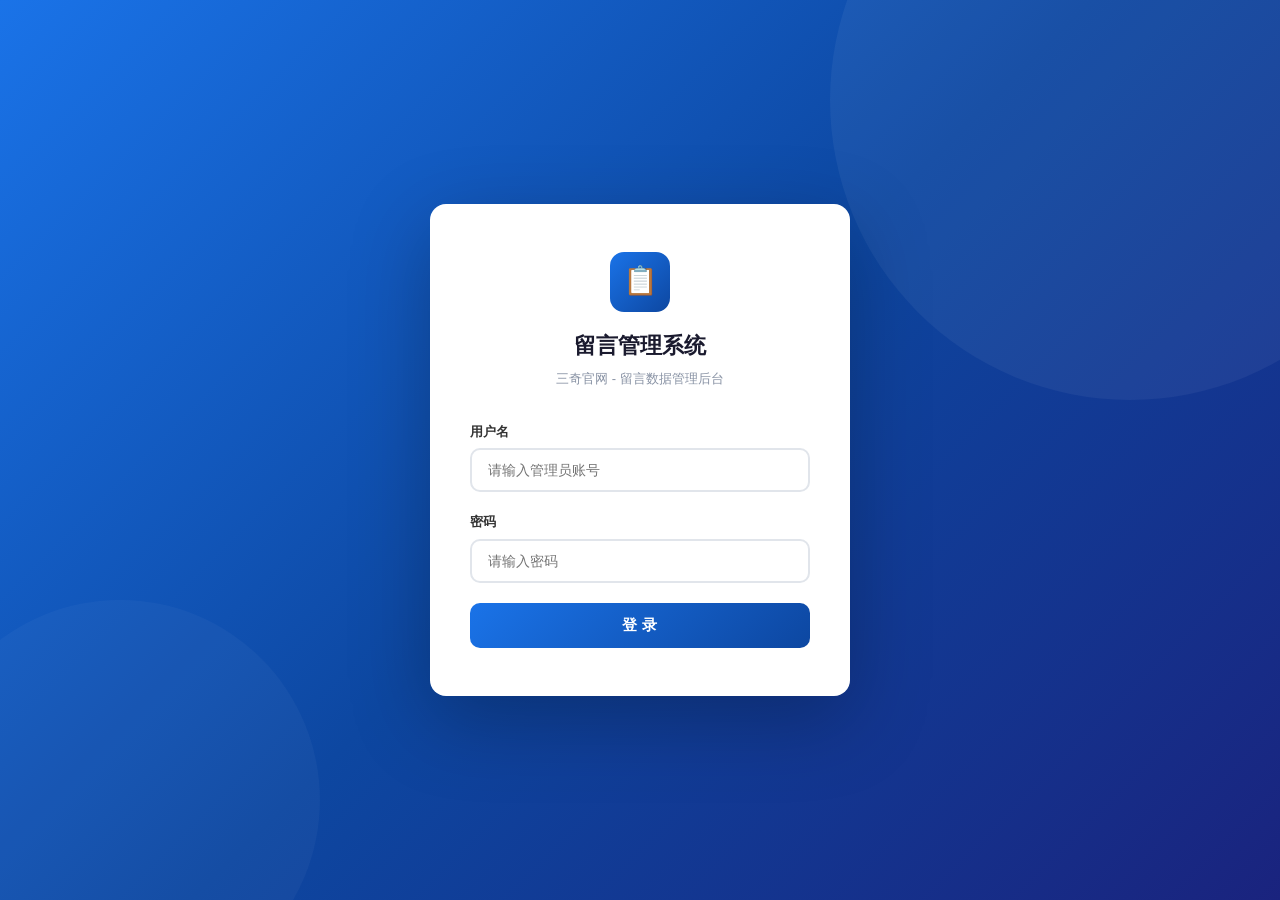
<file: admin/sites.html>
<!doctype html>
<html lang="zh-CN">
<head><meta charset="utf-8"><meta name="viewport" content="width=device-width"><title>网站管理</title><link rel="stylesheet" href="assets/style.css"></head>
<body><div class="layout">
<aside class="sidebar" id="sidebar"><div class="sidebar-header"><div class="logo">&#x1F310;</div><div><h2>三奇数据平台</h2><span id="sidebarUserRole"></span></div></div><nav class="sidebar-nav" id="sidebarNav"></nav></aside>
<main class="main-content"><header class="topbar"><div class="topbar-left"><button class="menu-toggle" onclick="toggleSidebar()">&#9776;</button><h3>组织与网站管理</h3></div><div class="topbar-right"><span id="topUsername"></span><button class="btn-logout" onclick="doLogout()">退出</button></div></header>
<div class="page-content">
  <div class="panel"><div class="panel-header"><h4>三奇集团网站</h4><button class="btn btn-primary btn-sm" type="button" onclick="openSiteCreate()">＋ 新建网站</button></div><div class="panel-body no-padding"><table><thead><tr><th>ID</th><th>名称</th><th>主域名</th><th>类别</th><th>公开采集 Key</th><th>状态</th><th>统计接入</th></tr></thead><tbody id="siteRows"></tbody></table></div></div>
  <div class="panel"><div class="panel-body"><p style="margin:0;color:#667085">统计代码与网站绑定。点击“接入代码”即可复制该网站专用的 tracker.js 代码，放在网站公共页脚的 <code>&lt;/body&gt;</code> 前。</p></div></div>
</div></main></div>
<div class="modal-overlay" id="siteCreateModal" style="display:none"><div class="modal" style="width:580px"><div class="modal-header"><h3>新建网站</h3><button class="modal-close" onclick="closeSiteCreate()">&times;</button></div><div class="modal-body"><div class="detail-grid">
  <div class="detail-item full"><div class="detail-label">网站名称 *</div><input id="newSiteName" maxlength="160" placeholder="例如：三奇欧洲官网" style="width:100%;padding:9px"></div>
  <div class="detail-item"><div class="detail-label">网站代码 *</div><input id="newSiteCode" maxlength="64" placeholder="例如：sanqi-europe" style="width:100%;padding:9px"></div>
  <div class="detail-item"><div class="detail-label">网站类别 *</div><select id="newSiteCategory" style="width:100%;padding:9px"><option value="overseas">海外网站</option><option value="china">国内网站</option><option value="other">其他网站</option></select></div>
  <div class="detail-item full"><div class="detail-label">主域名 *</div><input id="newSiteDomain" maxlength="255" placeholder="例如：www.example.com（不要带 https:// 和路径）" style="width:100%;padding:9px"></div>
</div></div><div class="modal-footer"><button class="btn btn-primary" id="createSiteButton" onclick="createSite()">创建并生成接入代码</button><button class="btn btn-outline" onclick="closeSiteCreate()">取消</button></div></div></div>
<div class="modal-overlay" id="trackerCodeModal" style="display:none"><div class="modal" style="width:760px"><div class="modal-header"><h3 id="trackerCodeTitle">网站统计接入代码</h3><button class="modal-close" onclick="closeTrackerCode()">&times;</button></div><div class="modal-body">
  <p style="margin-top:0;color:#667085">把下面代码放入该网站公共页脚模板的 <code>&lt;/body&gt;</code> 前。所有页面只需统一加入一次。</p>
  <textarea id="trackerCodeText" readonly style="width:100%;min-height:130px;padding:14px;font-family:Consolas,monospace;line-height:1.6"></textarea><div id="trackerCopyStatus" style="margin-top:8px;color:#667085"></div>
</div><div class="modal-footer"><button class="btn btn-primary" onclick="copyTrackerCode()">复制接入代码</button><button class="btn btn-outline" onclick="closeTrackerCode()">关闭</button></div></div></div>
<div class="toast-container" id="toastContainer"></div><script src="assets/app.js?v=20260824-public-port"></script></body></html>
</file>
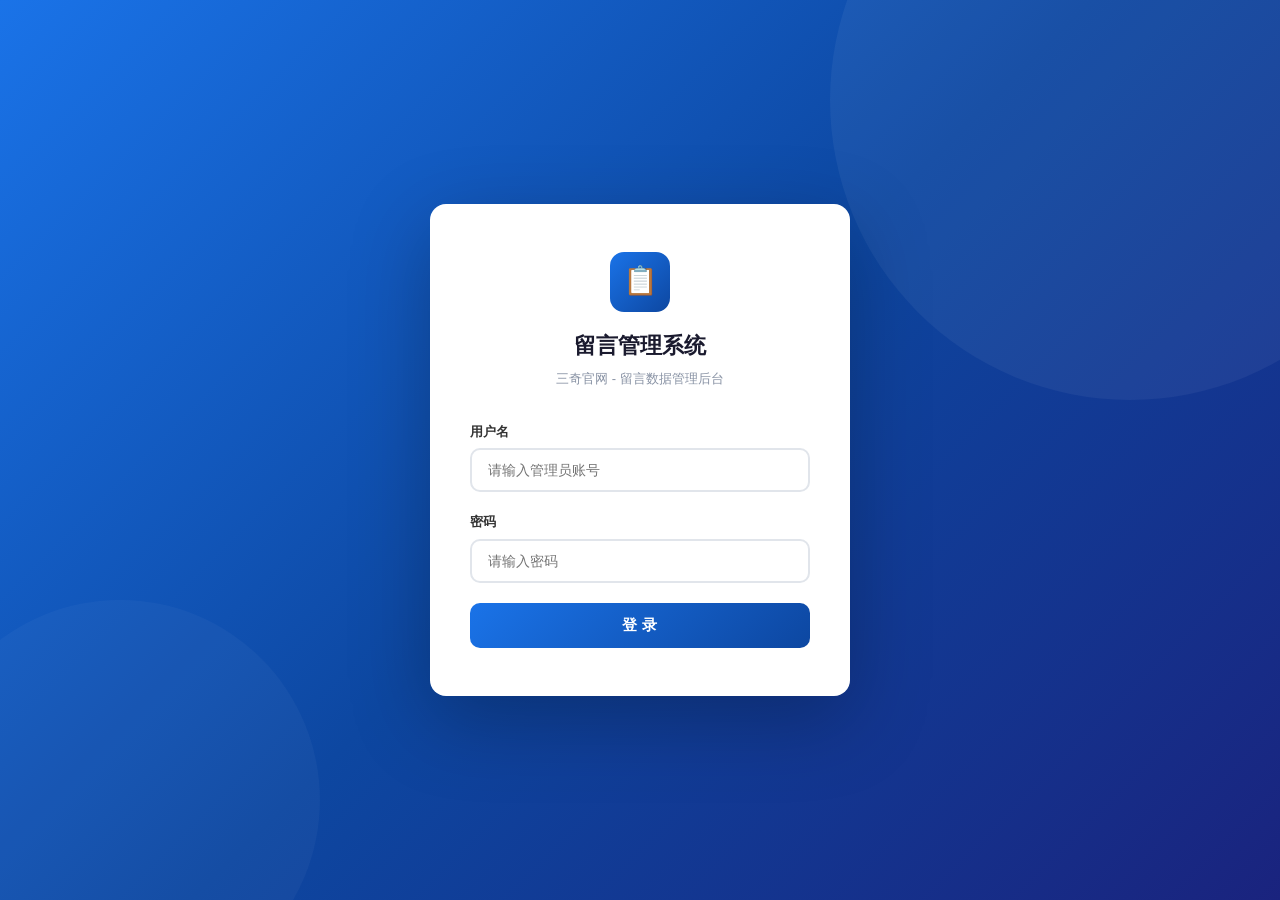
<file: admin/stats.html>
<!DOCTYPE html>
<html lang="zh-CN">
<head>
    <meta charset="UTF-8">
    <meta name="viewport" content="width=device-width, initial-scale=1.0">
    <title>统计分析 - 留言管理系统</title>
    <link rel="stylesheet" href="assets/style.css">
</head>
<body>
    <div class="layout">
        <aside class="sidebar" id="sidebar">
            <div class="sidebar-header">
                <div class="logo">&#x1F4CB;</div>
                <div>
                    <h2>留言管理系统</h2>
                    <span id="sidebarUserRole"></span>
                </div>
            </div>
            <nav class="sidebar-nav" id="sidebarNav"></nav>
            <div class="sidebar-footer">
                <span>&copy; 2026 三奇官网</span>
            </div>
        </aside>

        <main class="main-content">
            <header class="topbar">
                <div class="topbar-left">
                    <button class="menu-toggle" onclick="toggleSidebar()">&#9776;</button>
                    <h3>统计分析</h3>
                </div>
                <div class="topbar-right">
                    <span class="user-info">
                        <span class="user-avatar" id="userAvatar">A</span>
                        <span id="topUsername">admin</span>
                    </span>
                    <button class="btn-logout" onclick="doLogout()">退出</button>
                </div>
            </header>

            <div class="page-content">
                <div class="panel">
                    <div class="panel-header">
                        <h4>&#x1F50D; 统计筛选</h4>
                        <button class="btn btn-outline btn-sm" onclick="resetFilter()">重置</button>
                    </div>
                    <div class="panel-body">
                        <div class="filter-bar">
                            <select id="fType"><option value="">全部业务</option></select>
                            <select id="fSource"><option value="">全部来源</option></select>
                            <select id="fStatus"><option value="">全部状态</option></select>
                            <input type="date" id="fStartDate" title="开始日期">
                            <span style="color:#8892a4;">至</span>
                            <input type="date" id="fEndDate" title="结束日期">
                            <button class="btn btn-primary" onclick="applyFilters()">筛选</button>
                        </div>
                    </div>
                </div>

                <div class="stats-grid" id="statsGrid">
                    <div class="stat-card">
                        <div class="stat-icon blue">&#x1F4E8;</div>
                        <div class="stat-info">
                            <div class="stat-value" id="statTotal">0</div>
                            <div class="stat-label">总留言数</div>
                        </div>
                    </div>
                    <div class="stat-card">
                        <div class="stat-icon orange">&#x1F4AC;</div>
                        <div class="stat-info">
                            <div class="stat-value" id="statNew">0</div>
                            <div class="stat-label">新留言</div>
                        </div>
                    </div>
                    <div class="stat-card">
                        <div class="stat-icon blue">&#x1F4DE;</div>
                        <div class="stat-info">
                            <div class="stat-value" id="statContacted">0</div>
                            <div class="stat-label">已联系</div>
                        </div>
                    </div>
                    <div class="stat-card">
                        <div class="stat-icon green">&#x2705;</div>
                        <div class="stat-info">
                            <div class="stat-value" id="statDeal">0</div>
                            <div class="stat-label">已成交</div>
                        </div>
                    </div>
                </div>

                <div class="panel">
                    <div class="panel-header">
                        <h4>&#x1F4CA; 汇总统计图表 <span class="summary-range" id="summaryRange"></span></h4>
                    </div>
                    <div class="panel-body">
                        <div class="chart-grid">
                            <section class="chart-section chart-section-wide">
                                <div class="chart-title">每日留言趋势</div>
                                <div class="trend-chart" id="dailyTrendChart"></div>
                            </section>
                            <section class="chart-section">
                                <div class="chart-title">来源分类</div>
                                <div class="bar-list" id="sourceChart"></div>
                            </section>
                            <section class="chart-section">
                                <div class="chart-title">状态分类</div>
                                <div class="bar-list" id="statusChart"></div>
                            </section>
                        </div>
                    </div>
                </div>
            </div>
        </main>
    </div>

    <div class="toast-container" id="toastContainer"></div>
    <script src="assets/app.js?v=20260818-china-separate"></script>
</body>
</html>
</file>
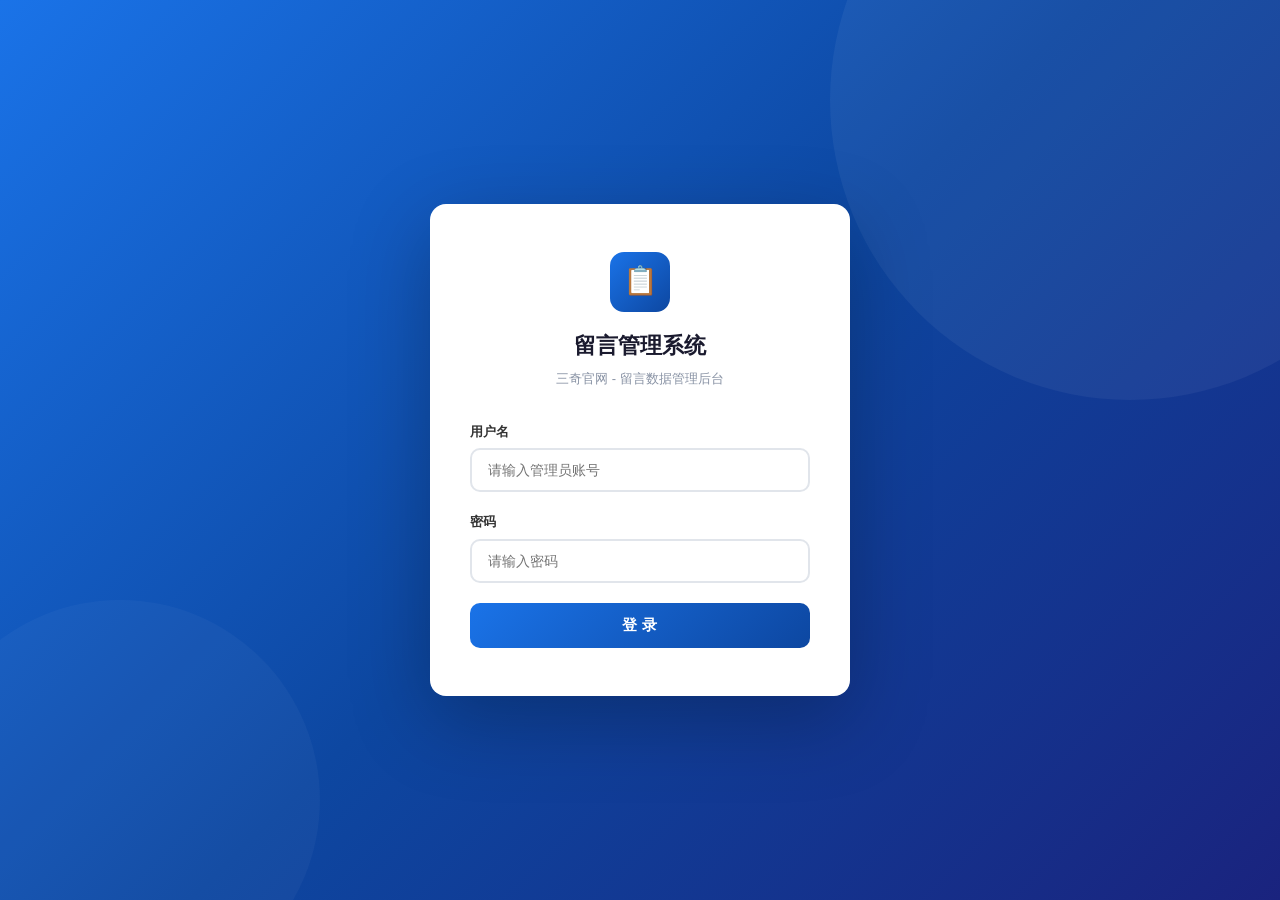
<file: admin/users.html>
<!DOCTYPE html>
<html lang="zh-CN">
<head>
    <meta charset="UTF-8">
    <meta name="viewport" content="width=device-width, initial-scale=1.0">
    <title>用户管理 - 留言管理系统</title>
    <link rel="stylesheet" href="assets/style.css">
</head>
<body>
    <div class="layout">
        <aside class="sidebar" id="sidebar">
            <div class="sidebar-header">
                <div class="logo">&#x1F4CB;</div>
                <div>
                    <h2>留言管理系统</h2>
                    <span id="sidebarUserRole"></span>
                </div>
            </div>
            <nav class="sidebar-nav" id="sidebarNav"></nav>
            <div class="sidebar-footer"><span>&copy; 2026 三奇官网</span></div>
        </aside>

        <main class="main-content">
            <header class="topbar">
                <div class="topbar-left">
                    <button class="menu-toggle" onclick="toggleSidebar()">&#9776;</button>
                    <h3>用户管理</h3>
                </div>
                <div class="topbar-right">
                    <span class="user-info">
                        <span class="user-avatar" id="userAvatar">A</span>
                        <span id="topUsername">admin</span>
                    </span>
                    <button class="btn-logout" onclick="doLogout()">退出</button>
                </div>
            </header>

            <div class="page-content">

                <!-- New User -->
                <div class="panel">
                    <div class="panel-header">
                        <h4>&#x2795; 新增用户</h4>
                    </div>
                    <div class="panel-body">
                        <div class="inline-form" style="gap:16px;">
                            <div class="form-field">
                                <label>用户名 <span style="color:#d93025;">*</span></label>
                                <input type="text" id="newUsername" placeholder="登录用户名">
                            </div>
                            <div class="form-field">
                                <label>真实姓名</label>
                                <input type="text" id="newRealName" placeholder="真实姓名">
                            </div>
                            <div class="form-field">
                                <label>密码 <span style="color:#d93025;">*</span></label>
                                <input type="password" id="newPassword" placeholder="密码">
                            </div>
                            <div class="form-field">
                                <label>角色</label>
                                <select id="newRole" style="padding:8px 12px;border:1px solid #d1d5db;border-radius:8px;font-size:13px;">
                                    <option value="user">普通用户</option>
                                    <option value="admin">管理员</option>
                                </select>
                            </div>
                            <button class="btn btn-primary" onclick="addUser()">&#x2795; 创建用户</button>
                        </div>
                        <div style="margin-top:16px;padding:14px;border:1px solid #dce6f5;border-radius:10px;background:#f8fbff;">
                            <label style="font-size:13px;color:#1a73e8;font-weight:600;display:block;margin-bottom:8px;">海外独立站权限</label>
                            <div id="newUserSources" style="display:flex;flex-wrap:wrap;gap:8px;"></div>
                        </div>
                        <div style="margin-top:10px;padding:14px;border:1px solid #f3d7b4;border-radius:10px;background:#fffaf3;">
                            <label style="font-size:13px;color:#e8710a;font-weight:600;display:block;margin-bottom:8px;">国内官网权限</label>
                            <label style="display:flex;align-items:center;gap:6px;font-size:13px;"><input type="checkbox" id="newCanViewChina"> 允许查看、处理和导出国内官网留言</label>
                        </div>
                    </div>
                </div>

                <!-- User List -->
                <div class="panel">
                    <div class="panel-header">
                        <h4>&#x1F465; 用户列表</h4>
                        <span style="font-size:12px;color:#8892a4;">共 <span id="userCount">0</span> 人</span>
                    </div>
                    <div class="panel-body no-padding">
                        <div class="table-wrap">
                            <table>
                                <thead>
                                    <tr>
                                        <th>ID</th>
                                        <th>用户名</th>
                                        <th>真实姓名</th>
                                        <th>角色</th>
                                        <th>海外来源权限</th>
                                        <th>国内官网权限</th>
                                        <th>状态</th>
                                        <th>创建时间</th>
                                        <th>操作</th>
                                    </tr>
                                </thead>
                                <tbody id="userTbody"></tbody>
                            </table>
                        </div>
                    </div>
                </div>
            </div>
        </main>
    </div>

    <!-- ===== Edit User Modal ===== -->
    <div class="modal-overlay" id="editUserModal" style="display:none;">
        <div class="modal" style="width:520px;">
            <div class="modal-header">
                <h3>&#x270F; 编辑用户</h3>
                <button class="modal-close" onclick="closeEditUser()">&times;</button>
            </div>
            <div class="modal-body">
                <div class="detail-grid">
                    <div class="detail-item">
                        <div class="detail-label">用户名</div>
                        <div class="detail-value" id="euUsername">-</div>
                    </div>
                    <div class="detail-item">
                        <div class="detail-label">真实姓名</div>
                        <input type="text" id="euRealName" style="width:100%;padding:8px;border:1px solid #d1d5db;border-radius:6px;font-size:13px;">
                    </div>
                    <div class="detail-item">
                        <div class="detail-label">新密码（留空不修改）</div>
                        <input type="password" id="euPassword" placeholder="留空则不修改密码" style="width:100%;padding:8px;border:1px solid #d1d5db;border-radius:6px;font-size:13px;">
                    </div>
                    <div class="detail-item">
                        <div class="detail-label">角色</div>
                        <select id="euRole" style="width:100%;padding:8px;border:1px solid #d1d5db;border-radius:6px;font-size:13px;">
                            <option value="user">普通用户</option>
                            <option value="admin">管理员</option>
                        </select>
                    </div>
                    <div class="detail-item full">
                        <div class="detail-label">海外独立站来源权限</div>
                        <div id="euSources" style="display:flex;flex-wrap:wrap;gap:8px;margin-top:4px;"></div>
                    </div>
                    <div class="detail-item full" style="padding:10px;background:#fffaf3;border-radius:8px;"><div class="detail-label">国内官网权限</div><label style="display:flex;align-items:center;gap:6px;font-size:13px;"><input type="checkbox" id="euCanViewChina"> 允许查看、处理和导出国内官网留言</label></div>
                    <div class="detail-item">
                        <div class="detail-label">状态</div>
                        <select id="euActive" style="width:100%;padding:8px;border:1px solid #d1d5db;border-radius:6px;font-size:13px;">
                            <option value="1">启用</option>
                            <option value="0">禁用</option>
                        </select>
                    </div>
                </div>
            </div>
            <div class="modal-footer">
                <button class="btn btn-primary" onclick="saveEditUser()">&#x1F4BE; 保存</button>
                <button class="btn btn-outline" onclick="closeEditUser()">关闭</button>
            </div>
        </div>
    </div>

    <div class="toast-container" id="toastContainer"></div>
    <script src="assets/app.js?v=20260818-key-permission-split"></script>
</body>
</html>
</file>
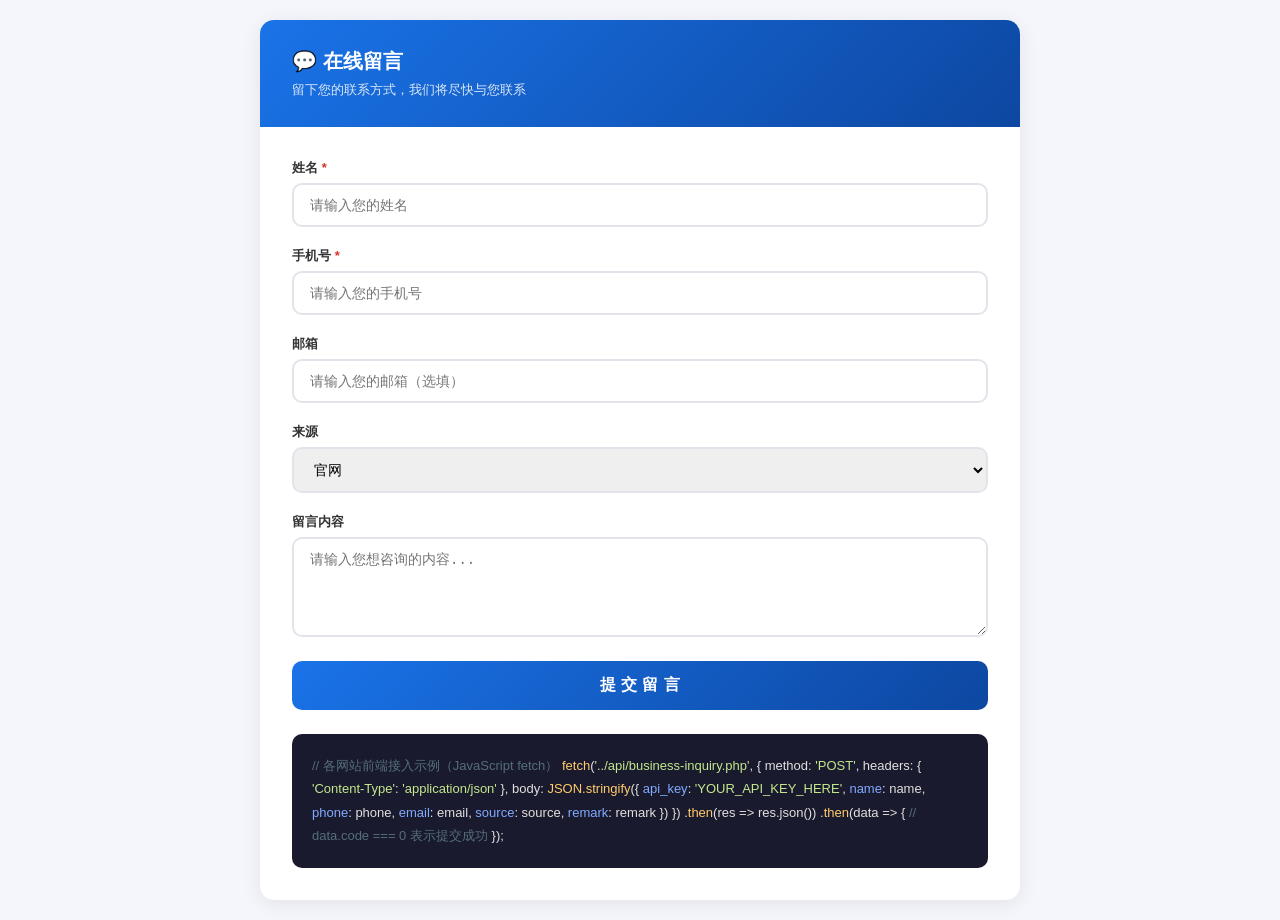
<file: public/embed-demo.html>
<!DOCTYPE html>
<html lang="zh-CN">
<head>
    <meta charset="UTF-8">
    <meta name="viewport" content="width=device-width, initial-scale=1.0">
    <title>留言提交 - Demo</title>
    <style>
        * { margin: 0; padding: 0; box-sizing: border-box; }
        body {
            font-family: -apple-system, BlinkMacSystemFont, "Segoe UI", "PingFang SC", "Microsoft YaHei", sans-serif;
            background: #f4f6fb;
            display: flex;
            align-items: center;
            justify-content: center;
            min-height: 100vh;
        }
        .container {
            max-width: 800px;
            width: 100%;
            padding: 20px;
        }
        .card {
            background: #fff;
            border-radius: 14px;
            box-shadow: 0 4px 20px rgba(0,0,0,0.08);
            overflow: hidden;
        }
        .card-header {
            background: linear-gradient(135deg, #1a73e8, #0d47a1);
            color: #fff;
            padding: 28px 32px;
        }
        .card-header h2 { font-size: 20px; font-weight: 700; }
        .card-header p { font-size: 13px; opacity: 0.85; margin-top: 6px; }
        .card-body { padding: 32px; }
        .form-group { margin-bottom: 20px; }
        .form-group label {
            display: block;
            font-size: 13px;
            font-weight: 600;
            color: #333;
            margin-bottom: 6px;
        }
        .form-group label .required { color: #d93025; }
        .form-group input,
        .form-group textarea,
        .form-group select {
            width: 100%;
            padding: 12px 16px;
            border: 2px solid #e1e5eb;
            border-radius: 10px;
            font-size: 14px;
            outline: none;
            transition: all 0.25s;
        }
        .form-group input:focus,
        .form-group textarea:focus,
        .form-group select:focus {
            border-color: #1a73e8;
            box-shadow: 0 0 0 3px rgba(26,115,232,0.1);
        }
        .form-group textarea { min-height: 100px; resize: vertical; }
        .btn-submit {
            width: 100%;
            padding: 14px;
            background: linear-gradient(135deg, #1a73e8, #0d47a1);
            color: #fff;
            border: none;
            border-radius: 10px;
            font-size: 16px;
            font-weight: 600;
            cursor: pointer;
            transition: all 0.3s;
            letter-spacing: 0.5px;
        }
        .btn-submit:hover {
            transform: translateY(-1px);
            box-shadow: 0 8px 25px rgba(26,115,232,0.4);
        }
        .btn-submit:disabled { opacity: 0.6; cursor: not-allowed; transform: none; }
        .result {
            padding: 12px 16px;
            border-radius: 10px;
            font-size: 14px;
            margin-top: 16px;
            display: none;
        }
        .result.success { display: block; background: #e6f4ea; color: #1e8e3e; }
        .result.error { display: block; background: #fce8e6; color: #d93025; }
        .code-block {
            background: #1a1a2e;
            color: #e0e0e0;
            padding: 20px;
            border-radius: 10px;
            font-size: 13px;
            overflow-x: auto;
            margin-top: 24px;
            line-height: 1.8;
        }
        .code-block .key { color: #82aaff; }
        .code-block .str { color: #c3e88d; }
        .code-block .fn { color: #ffcb6b; }
        .code-block .cmt { color: #546e7a; }
    </style>
</head>
<body>
    <div class="container">
        <div class="card">
            <div class="card-header">
                <h2>&#x1F4AC; 在线留言</h2>
                <p>留下您的联系方式，我们将尽快与您联系</p>
            </div>
            <div class="card-body">
                <form id="messageForm">
                    <div class="form-group">
                        <label>姓名 <span class="required">*</span></label>
                        <input type="text" id="name" placeholder="请输入您的姓名" required>
                    </div>
                    <div class="form-group">
                        <label>手机号 <span class="required">*</span></label>
                        <input type="tel" id="phone" placeholder="请输入您的手机号" required>
                    </div>
                    <div class="form-group">
                        <label>邮箱</label>
                        <input type="email" id="email" placeholder="请输入您的邮箱（选填）">
                    </div>
                    <div class="form-group">
                        <label>来源</label>
                        <select id="source">
                            <option value="官网">官网</option>
                            <option value="阿里">阿里</option>
                            <option value="百度推广">百度推广</option>
                        </select>
                    </div>
                    <div class="form-group">
                        <label>留言内容</label>
                        <textarea id="remark" placeholder="请输入您想咨询的内容..."></textarea>
                    </div>
                    <button type="submit" class="btn-submit" id="submitBtn">提 交 留 言</button>
                </form>
                <div class="result" id="result"></div>

                <!-- Code example -->
                <div class="code-block">
<span class="cmt">// 各网站前端接入示例（JavaScript fetch）</span>
<span class="fn">fetch</span>(<span class="str">'../api/business-inquiry.php'</span>, {
    method: <span class="str">'POST'</span>,
    headers: { <span class="str">'Content-Type'</span>: <span class="str">'application/json'</span> },
    body: <span class="fn">JSON.stringify</span>({
        <span class="key">api_key</span>: <span class="str">'YOUR_API_KEY_HERE'</span>,
        <span class="key">name</span>: name,
        <span class="key">phone</span>: phone,
        <span class="key">email</span>: email,
        <span class="key">source</span>: source,
        <span class="key">remark</span>: remark
    })
})
.<span class="fn">then</span>(res => res.json())
.<span class="fn">then</span>(data => {
    <span class="cmt">// data.code === 0 表示提交成功</span>
});
                </div>
            </div>
        </div>
    </div>

    <script>
        document.getElementById('messageForm').addEventListener('submit', async function(e) {
            e.preventDefault();
            var btn = document.getElementById('submitBtn');
            var result = document.getElementById('result');

            var name = document.getElementById('name').value.trim();
            var phone = document.getElementById('phone').value.trim();
            var email = document.getElementById('email').value.trim();
            var source = document.getElementById('source').value;
            var remark = document.getElementById('remark').value.trim();

            if (!/^1[3-9]\d{9}$/.test(phone)) {
                result.className = 'result error';
                result.textContent = '请输入正确的手机号';
                return;
            }

            btn.disabled = true;
            btn.textContent = '提交中...';
            result.className = 'result';

            var apiKey = 'YOUR_API_KEY_HERE';
            if (apiKey === 'YOUR_API_KEY_HERE') {
                result.className = 'result error';
                result.textContent = '请先在示例代码中配置后台生成的 API Key';
                return;
            }

            try {
                var res = await fetch('../api/business-inquiry.php', {
                    method: 'POST',
                    headers: { 'Content-Type': 'application/json' },
                    body: JSON.stringify({
                        api_key: apiKey,
                        name: name,
                        phone: phone,
                        email: email,
                        source: source,
                        remark: remark
                    })
                });
                var data = await res.json();

                if (data.code === 0) {
                    result.className = 'result success';
                    result.textContent = '留言提交成功！我们会尽快与您联系。';
                    document.getElementById('messageForm').reset();
                } else {
                    result.className = 'result error';
                    result.textContent = data.msg || '提交失败，请稍后重试';
                }
            } catch(err) {
                result.className = 'result error';
                result.textContent = '网络错误，请稍后重试';
            }

            btn.disabled = false;
            btn.textContent = '提 交 留 言';
        });
    </script>
</body>
</html>
</file>
<file: admin/assets/style.css>
/* ==========================================
   留言管理系统 - 公共样式
   三奇官网 - 管理后台
   ========================================== */

*, *::before, *::after { margin: 0; padding: 0; box-sizing: border-box; }
html { font-size: 14px; }
body {
    font-family: -apple-system, BlinkMacSystemFont, "Segoe UI", "PingFang SC", "Microsoft YaHei", sans-serif;
    background: #f4f6fb;
    color: #333;
    line-height: 1.6;
    min-height: 100vh;
}
a { color: #1a73e8; text-decoration: none; }

/* Layout */
.layout { display: flex; min-height: 100vh; }

/* Sidebar */
.sidebar {
    width: 240px;
    background: linear-gradient(180deg, #1a1a2e 0%, #16213e 100%);
    color: #fff;
    flex-shrink: 0;
    display: flex;
    flex-direction: column;
    position: fixed;
    top: 0;
    left: 0;
    bottom: 0;
    z-index: 100;
    transition: transform 0.3s;
}
.sidebar-header {
    padding: 24px 20px;
    border-bottom: 1px solid rgba(255,255,255,0.08);
    display: flex;
    align-items: center;
    gap: 12px;
}
.sidebar-header .logo {
    width: 40px; height: 40px;
    background: linear-gradient(135deg, #1a73e8, #4fc3f7);
    border-radius: 10px;
    display: flex; align-items: center; justify-content: center;
    font-size: 20px;
    flex-shrink: 0;
}
.sidebar-header h2 { font-size: 16px; font-weight: 600; }
.sidebar-header span { font-size: 11px; color: #8892a4; display: block; }
.sidebar-nav { flex: 1; padding: 12px 0; overflow-y: auto; }
.sidebar-nav .nav-section {
    padding: 8px 20px 4px;
    font-size: 10px;
    text-transform: uppercase;
    color: #555;
    letter-spacing: 1px;
}
.sidebar-nav a {
    display: flex; align-items: center; gap: 10px;
    padding: 12px 20px;
    color: #b0b8c8;
    font-size: 13px;
    transition: all 0.2s;
    border-left: 3px solid transparent;
}
.sidebar-nav a:hover { color: #fff; background: rgba(255,255,255,0.04); }
.sidebar-nav a.active {
    color: #fff;
    background: rgba(26,115,232,0.2);
    border-left-color: #1a73e8;
}
.sidebar-nav a .nav-icon { font-size: 16px; width: 20px; text-align: center; }
.sidebar-nav a .nav-badge {
    margin-left: auto;
    background: #e8710a;
    color: #fff;
    font-size: 10px;
    padding: 1px 7px;
    border-radius: 10px;
}
.sidebar-footer {
    padding: 16px 20px;
    border-top: 1px solid rgba(255,255,255,0.08);
    font-size: 12px;
    color: #8892a4;
}
.sidebar-footer a { color: #b0b8c8; }

/* Main Content */
.main-content {
    flex: 1;
    margin-left: 240px;
    display: flex;
    flex-direction: column;
    min-height: 100vh;
}

/* Top Bar */
.topbar {
    background: #fff;
    padding: 0 28px;
    height: 60px;
    display: flex;
    align-items: center;
    justify-content: space-between;
    border-bottom: 1px solid #e8ecf1;
    position: sticky;
    top: 0;
    z-index: 50;
}
.topbar-left {
    display: flex; align-items: center; gap: 16px;
}
.topbar-left .menu-toggle {
    display: none;
    background: none;
    border: none;
    font-size: 22px;
    cursor: pointer;
    padding: 4px;
    color: #555;
}
.topbar-left h3 { font-size: 16px; font-weight: 600; }
.topbar-right {
    display: flex; align-items: center; gap: 16px;
}
.topbar-right .user-info {
    display: flex; align-items: center; gap: 8px;
    font-size: 13px;
    color: #555;
}
.topbar-right .user-avatar {
    width: 34px; height: 34px;
    border-radius: 50%;
    background: #1a73e8;
    color: #fff;
    display: flex; align-items: center; justify-content: center;
    font-size: 14px;
    font-weight: 600;
}
.btn-logout {
    padding: 6px 16px;
    border: 1px solid #e1e5eb;
    background: #fff;
    border-radius: 6px;
    font-size: 12px;
    color: #666;
    cursor: pointer;
    transition: all 0.2s;
}
.btn-logout:hover { border-color: #dc2626; color: #dc2626; }

/* Page Content */
.page-content { padding: 24px 28px; flex: 1; }

/* Stats Grid */
.stats-grid {
    display: grid;
    grid-template-columns: repeat(4, 1fr);
    gap: 20px;
    margin-bottom: 24px;
}
.stat-card {
    background: #fff;
    border-radius: 12px;
    padding: 20px 24px;
    box-shadow: 0 1px 3px rgba(0,0,0,0.06);
    display: flex;
    align-items: center;
    gap: 16px;
    transition: transform 0.2s, box-shadow 0.2s;
}
.stat-card:hover { transform: translateY(-2px); box-shadow: 0 4px 12px rgba(0,0,0,0.1); }
.stat-card .stat-icon {
    width: 48px; height: 48px;
    border-radius: 12px;
    display: flex; align-items: center; justify-content: center;
    font-size: 22px;
    flex-shrink: 0;
}
.stat-card .stat-icon.blue  { background: #e8f0fe; color: #1a73e8; }
.stat-card .stat-icon.green { background: #e6f4ea; color: #1e8e3e; }
.stat-card .stat-icon.orange{ background: #fef3e0; color: #e8710a; }
.stat-card .stat-icon.red   { background: #fce8e6; color: #d93025; }
.stat-card .stat-value { font-size: 26px; font-weight: 700; color: #1a1a2e; }
.stat-card .stat-label { font-size: 12px; color: #8892a4; margin-top: 2px; }

/* Panel */
.panel {
    background: #fff;
    border-radius: 12px;
    box-shadow: 0 1px 3px rgba(0,0,0,0.06);
    margin-bottom: 24px;
}
.panel-header {
    padding: 18px 24px;
    border-bottom: 1px solid #f0f2f5;
    display: flex;
    align-items: center;
    justify-content: space-between;
    flex-wrap: wrap;
    gap: 12px;
}
.panel-header h4 { font-size: 15px; font-weight: 600; }
.panel-body { padding: 20px 24px; }
.panel-body.no-padding { padding: 0; }
.panel-footer {
    padding: 16px 24px;
    border-top: 1px solid #f0f2f5;
}
.summary-range {
    margin-left: 8px;
    font-size: 12px;
    font-weight: 400;
    color: #8892a4;
}

/* Summary Charts */
.chart-grid {
    display: grid;
    grid-template-columns: minmax(0, 1.5fr) minmax(240px, 1fr) minmax(240px, 1fr);
    gap: 24px;
    align-items: stretch;
}
.chart-section {
    min-width: 0;
}
.chart-title {
    font-size: 13px;
    font-weight: 600;
    color: #1a1a2e;
    margin-bottom: 14px;
}
.trend-chart {
    height: 220px;
    display: grid;
    grid-auto-flow: column;
    grid-auto-columns: minmax(26px, 1fr);
    gap: 8px;
    align-items: end;
    overflow-x: auto;
    padding: 6px 2px 0;
}
.trend-item {
    min-width: 26px;
    height: 100%;
    display: grid;
    grid-template-rows: 18px 1fr 18px;
    align-items: end;
    gap: 5px;
    text-align: center;
}
.trend-value {
    font-size: 10px;
    color: #64748b;
    line-height: 1;
}
.trend-bar-wrap {
    width: 100%;
    height: 100%;
    background: #f1f5f9;
    border-radius: 5px;
    display: flex;
    align-items: flex-end;
    overflow: hidden;
}
.trend-bar {
    width: 100%;
    min-height: 3px;
    background: #1a73e8;
    border-radius: 5px 5px 0 0;
}
.trend-label {
    font-size: 10px;
    color: #8892a4;
    white-space: nowrap;
}
.bar-list {
    display: flex;
    flex-direction: column;
    gap: 14px;
}
.bar-row-head {
    display: flex;
    justify-content: space-between;
    gap: 12px;
    font-size: 12px;
    color: #475569;
    margin-bottom: 6px;
}
.bar-row-head span {
    min-width: 0;
    overflow: hidden;
    text-overflow: ellipsis;
    white-space: nowrap;
}
.bar-row-head strong {
    color: #1a1a2e;
    font-size: 13px;
}
.bar-track {
    height: 8px;
    background: #edf2f7;
    border-radius: 999px;
    overflow: hidden;
}
.bar-fill {
    height: 100%;
    min-width: 2px;
    border-radius: 999px;
}
.chart-empty {
    height: 120px;
    display: flex;
    align-items: center;
    justify-content: center;
    color: #8892a4;
    font-size: 13px;
    background: #f8fafc;
    border-radius: 8px;
}

/* Filter Bar */
.filter-bar {
    display: flex;
    flex-wrap: wrap;
    gap: 12px;
    align-items: center;
}
.filter-bar select,
.filter-bar input[type="text"],
.filter-bar input[type="date"] {
    padding: 8px 12px;
    border: 1px solid #d1d5db;
    border-radius: 8px;
    font-size: 13px;
    outline: none;
    transition: border-color 0.2s;
    background: #fff;
}
.filter-bar select:focus,
.filter-bar input:focus { border-color: #1a73e8; }
.filter-bar input[type="text"] { width: 180px; }
.filter-bar select { min-width: 120px; }
.filter-bar input[type="date"] { width: 140px; }

/* Buttons */
.btn {
    display: inline-flex; align-items: center; gap: 6px;
    padding: 8px 16px; border-radius: 8px;
    font-size: 13px; font-weight: 500;
    cursor: pointer; border: none;
    transition: all 0.2s;
    white-space: nowrap;
}
.btn-primary  { background: #1a73e8; color: #fff; }
.btn-primary:hover  { background: #1557b0; }
.btn-success  { background: #1e8e3e; color: #fff; }
.btn-success:hover  { background: #166e2e; }
.btn-warning  { background: #e8710a; color: #fff; }
.btn-warning:hover  { background: #c25d08; }
.btn-outline  { background: #fff; color: #1a73e8; border: 1px solid #1a73e8; }
.btn-outline:hover  { background: #e8f0fe; }
.btn-danger   { background: #d93025; color: #fff; }
.btn-danger:hover   { background: #b0241e; }
.btn-sm  { padding: 5px 12px; font-size: 12px; }
.btn-icon{ width: 32px; height: 32px; padding: 0; justify-content: center; border-radius: 6px; }

/* Table */
.table-wrap { overflow-x: auto; }
table {
    width: 100%;
    border-collapse: collapse;
}
table th {
    background: #f8fafc;
    padding: 12px 16px;
    text-align: left;
    font-size: 12px;
    font-weight: 600;
    color: #64748b;
    border-bottom: 2px solid #e8ecf1;
    text-transform: uppercase;
    letter-spacing: 0.3px;
    white-space: nowrap;
}
table td {
    padding: 14px 16px;
    font-size: 13px;
    border-bottom: 1px solid #f0f2f5;
    color: #444;
}
table tbody tr { transition: background 0.15s; }
table tbody tr:hover { background: #f8fafc; }
table .cell-name   { font-weight: 600; color: #1a1a2e; }
table .cell-phone  { color: #1a73e8; white-space: nowrap; }
table .cell-source { font-size: 12px; }

/* Badges */
.badge {
    display: inline-block;
    padding: 3px 10px;
    border-radius: 20px;
    font-size: 11px;
    font-weight: 600;
    white-space: nowrap;
}
.badge-new       { background: #fef3e0; color: #e8710a; }
.badge-contacted { background: #e8f0fe; color: #1a73e8; }
.badge-deal      { background: #e6f4ea; color: #1e8e3e; }
.badge-invalid   { background: #f1f1f4; color: #8892a4; }

/* Table Actions */
.table-actions { display: flex; gap: 6px; }
.table-actions button {
    padding: 5px 10px;
    border: 1px solid #e1e5eb;
    border-radius: 5px;
    font-size: 11px;
    cursor: pointer;
    background: #fff;
    transition: all 0.15s;
}
.table-actions button:hover { background: #f0f2f5; }

/* Pagination */
.pagination {
    display: flex;
    align-items: center;
    justify-content: space-between;
    font-size: 13px;
    color: #666;
}
.pagination-info { color: #8892a4; }
.pagination-btns { display: flex; gap: 6px; }
.pagination-btns button {
    width: 34px; height: 34px;
    border: 1px solid #d1d5db;
    border-radius: 8px;
    background: #fff;
    cursor: pointer;
    font-size: 13px;
    transition: all 0.15s;
}
.pagination-btns button:hover { border-color: #1a73e8; color: #1a73e8; }
.pagination-btns button.active {
    background: #1a73e8; color: #fff; border-color: #1a73e8;
}
.pagination-btns button:disabled { opacity: 0.4; cursor: not-allowed; }

/* Modal */
.modal-overlay {
    position: fixed; inset: 0;
    background: rgba(0,0,0,0.5);
    z-index: 1000;
    display: flex; align-items: center; justify-content: center;
    animation: fadeIn 0.2s;
}
.modal {
    background: #fff;
    border-radius: 14px;
    width: 560px;
    max-width: 94vw;
    max-height: 85vh;
    overflow-y: auto;
    box-shadow: 0 20px 60px rgba(0,0,0,0.2);
    animation: slideUp 0.25s;
}
.modal-header {
    padding: 20px 24px;
    border-bottom: 1px solid #f0f2f5;
    display: flex; align-items: center; justify-content: space-between;
    position: sticky; top: 0; background: #fff; z-index: 1;
    border-radius: 14px 14px 0 0;
}
.modal-header h3 { font-size: 16px; }
.modal-close {
    background: none; border: none;
    font-size: 22px; cursor: pointer;
    color: #8892a4; padding: 4px 8px; border-radius: 6px;
}
.modal-close:hover { background: #f0f2f5; color: #333; }
.modal-body { padding: 24px; }
.modal-footer {
    padding: 16px 24px;
    border-top: 1px solid #f0f2f5;
    display: flex; gap: 10px; justify-content: flex-end;
}

/* Detail Grid */
.detail-grid {
    display: grid;
    grid-template-columns: 1fr 1fr;
    gap: 16px 24px;
}
.detail-item.full { grid-column: 1 / -1; }
.detail-label {
    font-size: 11px;
    color: #8892a4;
    text-transform: uppercase;
    letter-spacing: 0.3px;
    margin-bottom: 4px;
}
.detail-value { font-size: 14px; color: #333; }

/* Status Select inline */
.status-select {
    padding: 6px 12px;
    border-radius: 6px;
    border: 1px solid #d1d5db;
    font-size: 12px;
    cursor: pointer;
    outline: none;
}

/* Key Management */
.key-code {
    font-family: "SF Mono", "Menlo", "Consolas", monospace;
    font-size: 12px;
    background: #f8fafc;
    padding: 4px 8px;
    border-radius: 4px;
    color: #1a73e8;
}
.key-dot {
    width: 8px; height: 8px;
    border-radius: 50%;
    display: inline-block;
    margin-right: 4px;
}
.key-dot.active   { background: #1e8e3e; }
.key-dot.inactive { background: #d93025; }

/* Inline Form */
.inline-form {
    display: flex;
    gap: 12px;
    align-items: flex-end;
    flex-wrap: wrap;
}
.inline-form .form-field {
    display: flex;
    flex-direction: column;
    gap: 4px;
}
.inline-form .form-field label {
    font-size: 11px;
    color: #8892a4;
    font-weight: 600;
}
.inline-form .form-field input,
.inline-form .form-field select {
    padding: 8px 12px;
    border: 1px solid #d1d5db;
    border-radius: 8px;
    font-size: 13px;
    outline: none;
    width: 180px;
}
.inline-form .form-field input:focus,
.inline-form .form-field select:focus { border-color: #1a73e8; }

/* Toast */
.toast-container {
    position: fixed;
    top: 24px;
    right: 24px;
    z-index: 2000;
    display: flex;
    flex-direction: column;
    gap: 8px;
    pointer-events: none;
}
.toast {
    background: #1a1a2e;
    color: #fff;
    padding: 12px 24px;
    border-radius: 10px;
    font-size: 13px;
    animation: slideIn 0.3s;
    box-shadow: 0 8px 24px rgba(0,0,0,0.2);
    transition: opacity 0.3s;
    pointer-events: auto;
}
.toast.success { background: #1e8e3e; }
.toast.error   { background: #d93025; }
.toast.info    { background: #1a1a2e; }

/* Animations */
@keyframes fadeIn  { from{opacity:0} to{opacity:1} }
@keyframes slideUp { from{opacity:0;transform:translateY(20px)} to{opacity:1;transform:translateY(0)} }
@keyframes slideIn { from{opacity:0;transform:translateX(20px)} to{opacity:1;transform:translateX(0)} }

/* Responsive */
@media (max-width: 1024px) {
    .stats-grid { grid-template-columns: repeat(2, 1fr); }
    .chart-grid { grid-template-columns: 1fr 1fr; }
    .chart-section-wide { grid-column: 1 / -1; }
}
@media (max-width: 768px) {
    .sidebar { transform: translateX(-100%); }
    .sidebar.open { transform: translateX(0); }
    .main-content { margin-left: 0; }
    .topbar-left .menu-toggle { display: block; }
    .stats-grid { grid-template-columns: 1fr 1fr; }
    .detail-grid { grid-template-columns: 1fr; }
    .filter-bar { flex-direction: column; align-items: stretch; }
    .filter-bar input[type="text"],
    .filter-bar select,
    .filter-bar input[type="date"] { width: 100%; }
    .inline-form { flex-direction: column; align-items: stretch; }
    .inline-form .form-field input,
    .inline-form .form-field select { width: 100%; }
    .chart-grid { grid-template-columns: 1fr; }
    .chart-section-wide { grid-column: auto; }
    .trend-chart { height: 190px; }
}
@media (max-width: 480px) {
    .stats-grid { grid-template-columns: 1fr; }
    .page-content { padding: 16px; }
    .topbar { padding: 0 16px; }
}
</file>
